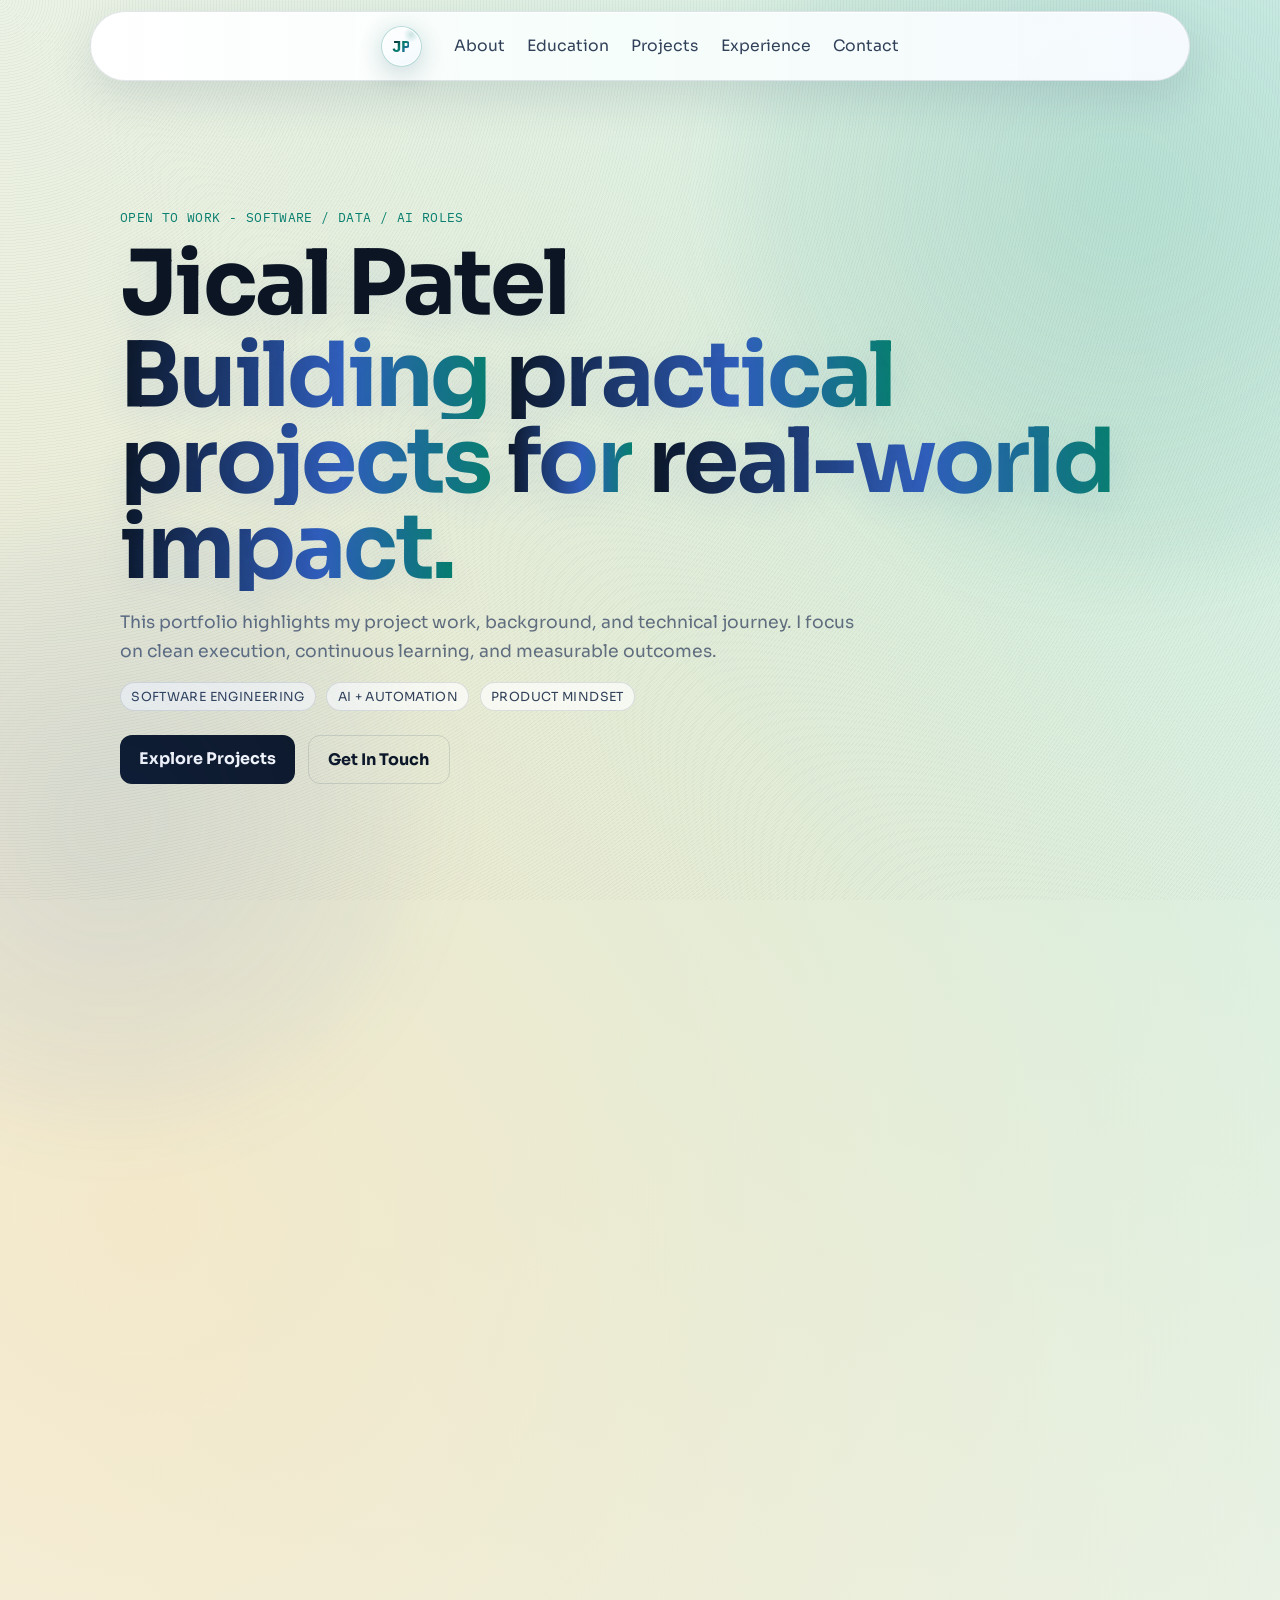
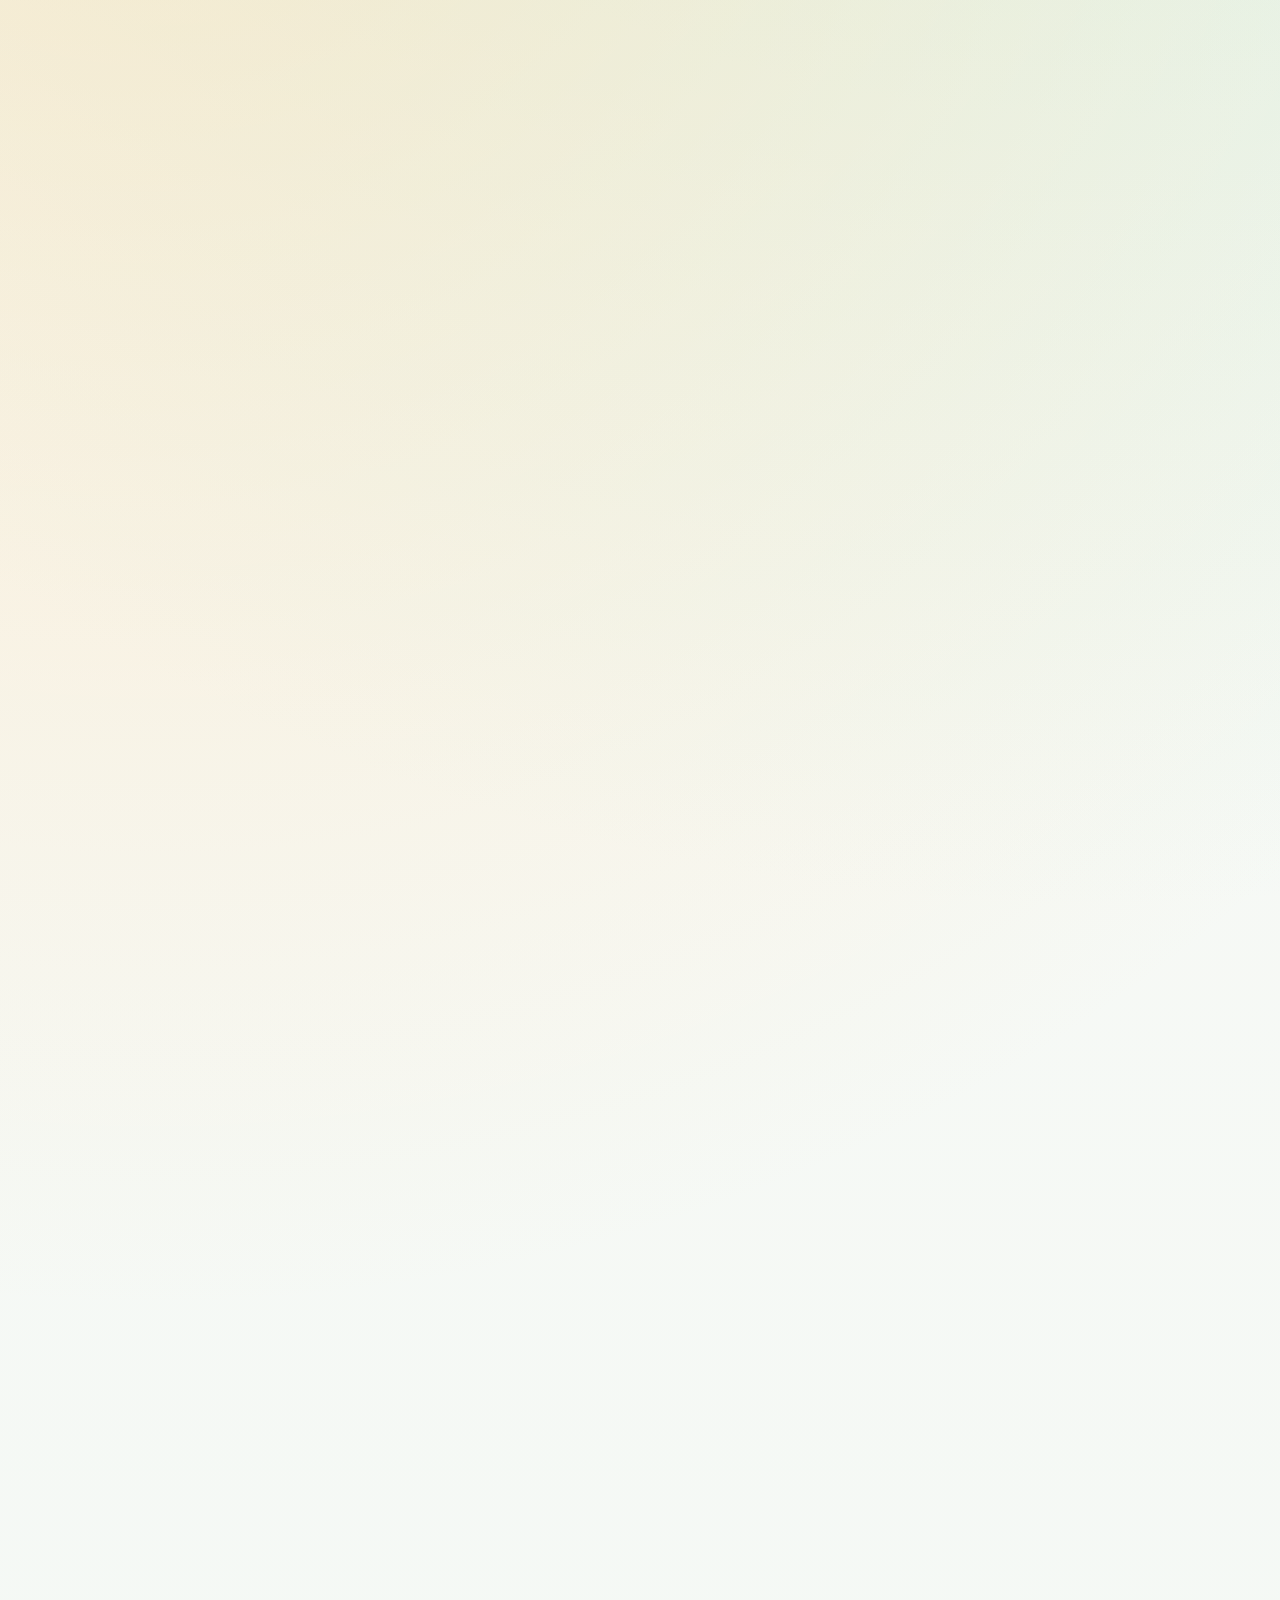
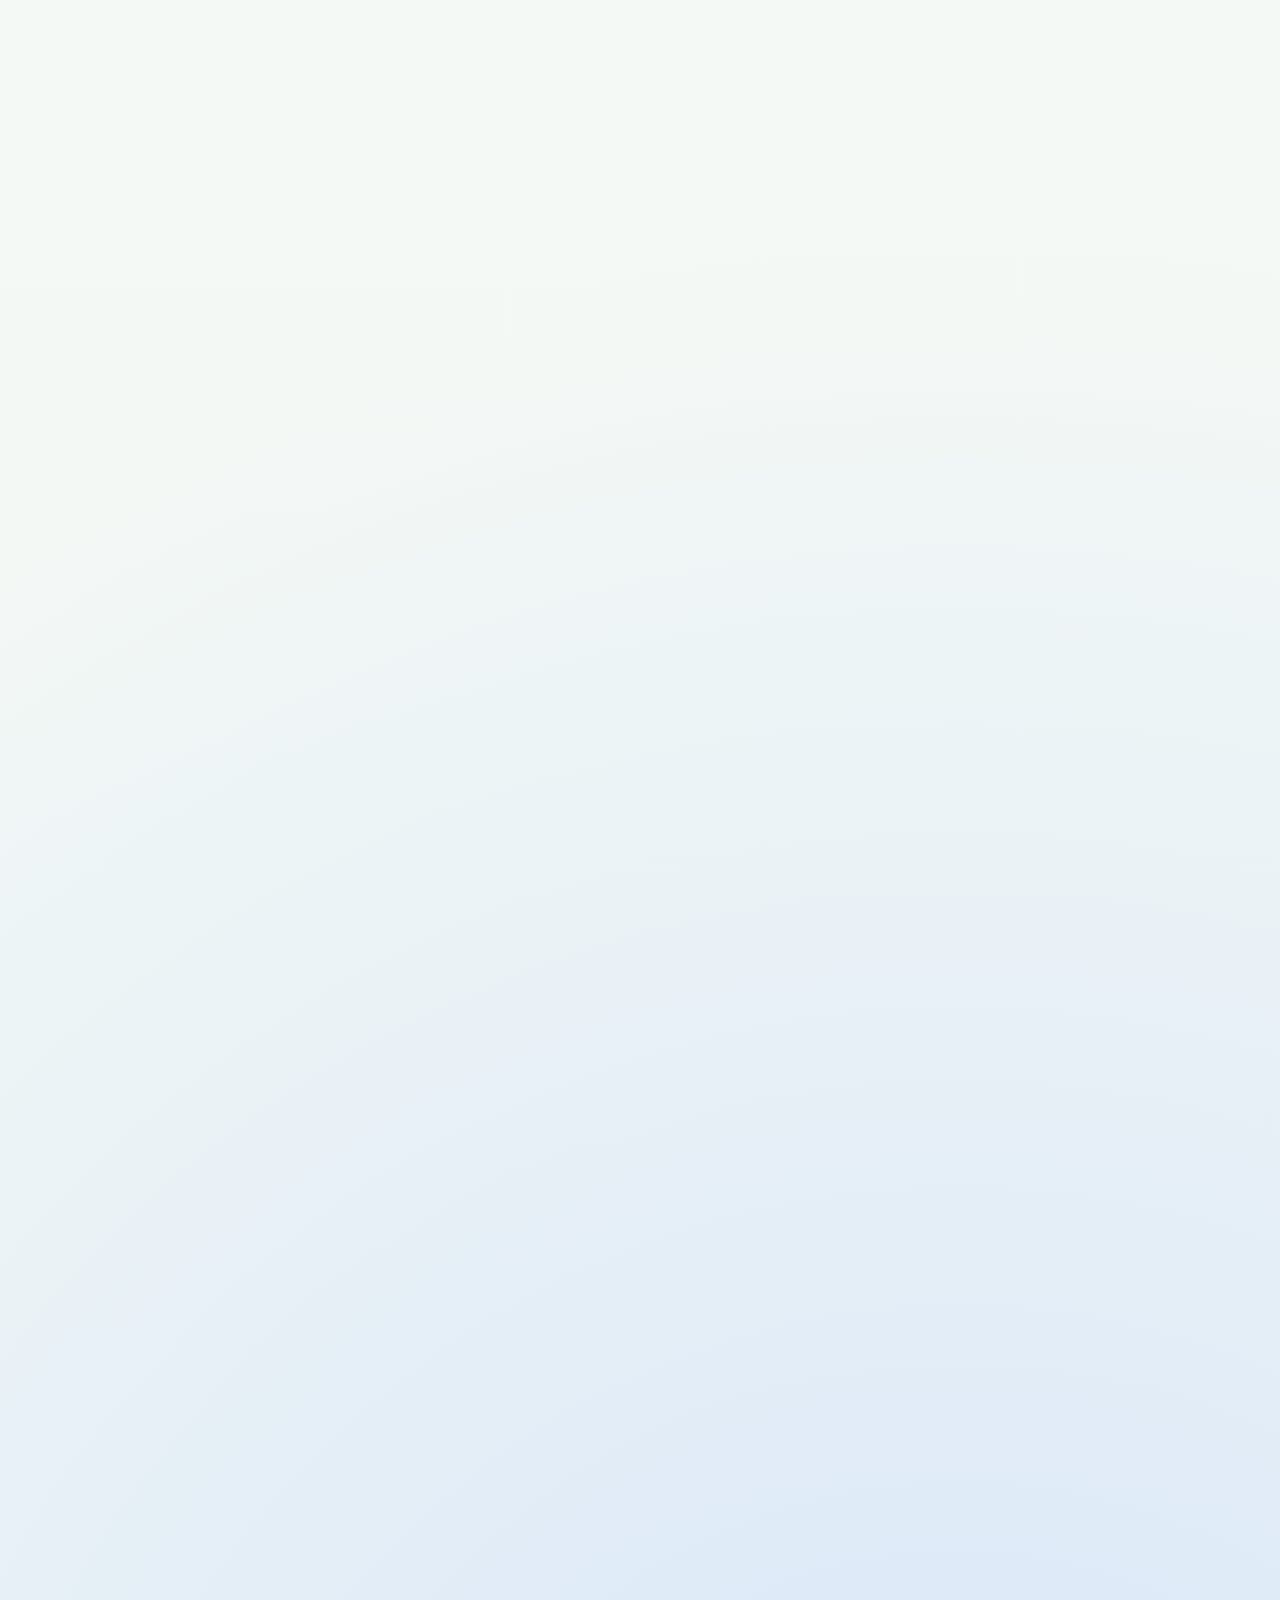
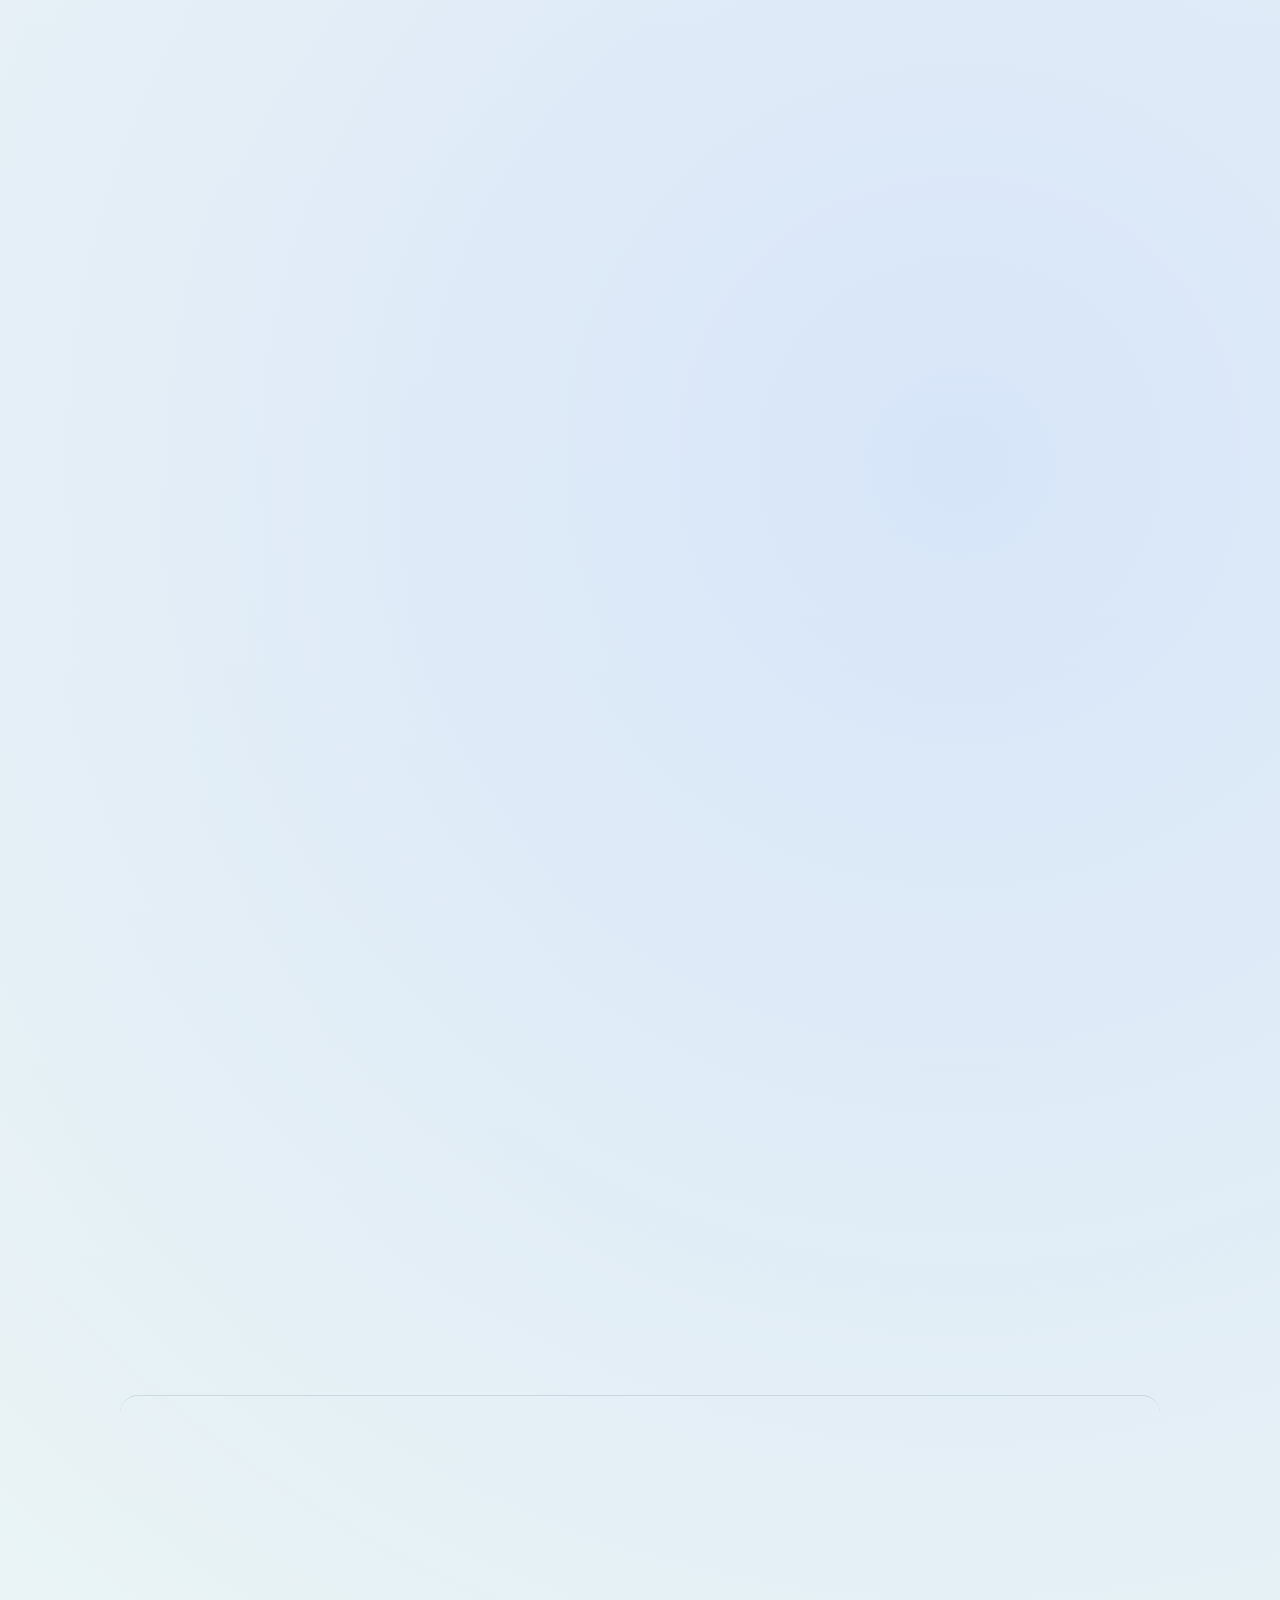
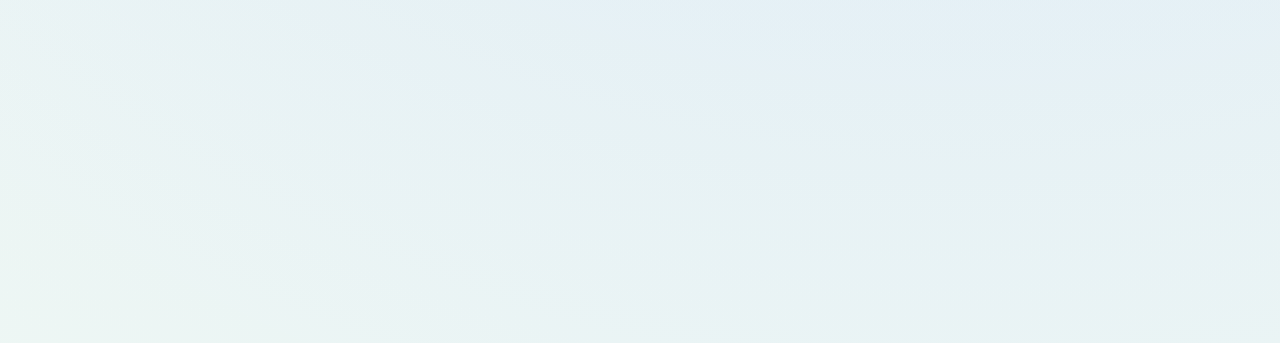
<file: index.html>
<!DOCTYPE html>
<html lang="en">
  <head>
    <meta charset="UTF-8" />
    <meta name="viewport" content="width=device-width, initial-scale=1.0" />
    <title>Jical Patel | Portfolio</title>
    <meta
      name="description"
      content="Portfolio website for Jical Patel featuring projects, experience, and contact details."
    />
    <link rel="icon" type="image/svg+xml" href="assets/jp-logo.svg" />
    <link rel="apple-touch-icon" href="assets/jp-logo.svg" />
    <link rel="preconnect" href="https://fonts.googleapis.com" />
    <link rel="preconnect" href="https://fonts.gstatic.com" crossorigin />
    <link
      href="https://fonts.googleapis.com/css2?family=Sora:wght@400;600;700&family=IBM+Plex+Mono:wght@400;500&display=swap"
      rel="stylesheet"
    />
    <link
      href="https://fonts.googleapis.com/css2?family=Orbitron:wght@600;700&display=swap"
      rel="stylesheet"
    />
    <link rel="stylesheet" href="styles.css?v=20260606-light-theme" />
  </head>
  <body>
    <div class="scroll-progress" id="scroll-progress"></div>
    <div class="grain"></div>
    <button class="compact-jp" id="compact-jp" aria-label="Open menu">JP</button>
    <header class="site-header">
      <a class="logo" href="#top" aria-label="Jical Patel home">
        <span>JP</span>
      </a>
      <nav>
        <a href="#about">About</a>
        <a href="#education">Education</a>
        <a href="#projects">Projects</a>
        <a href="#experience">Experience</a>
        <a href="#contact">Contact</a>
      </nav>
    </header>

    <main id="top">
      <section class="hero section">
        <p class="mono">OPEN TO WORK - SOFTWARE / DATA / AI ROLES</p>
        <h1 class="hero-title">
          <span class="hero-name" data-animate="words">Jical Patel</span>
          <span class="hero-subtitle" data-animate="words">Building practical projects for real-world impact.</span>
        </h1>
        <p class="lead">
          This portfolio highlights my project work, background, and technical journey.
          I focus on clean execution, continuous learning, and measurable outcomes.
        </p>
        <div class="hero-metrics">
          <span>Software Engineering</span>
          <span>AI + Automation</span>
          <span>Product Mindset</span>
        </div>
        <div class="cta-row">
          <a class="btn" href="#projects">Explore Projects</a>
          <a class="btn ghost" href="#contact">Get In Touch</a>
        </div>
      </section>

      <section id="about" class="section split">
        <div>
          <p class="mono">ABOUT</p>
          <div class="section-bar"></div>
          <h2 id="about-title">Loading...</h2>
          <div id="about-paragraphs"></div>
          <p id="about-closing"></p>
        </div>
        <div class="card">
          <p class="mono" id="about-focus-title">CURRENT FOCUS</p>
          <ul id="about-focus-list"></ul>
          <p id="about-impact" class="about-impact"></p>
          <div id="about-tags" class="about-tags"></div>
        </div>
      </section>

      <section id="education" class="section">
        <p class="mono">EDUCATION</p>
        <div class="section-bar"></div>
        <h2>Studies & Foundation</h2>
        <div class="timeline education-timeline" id="education-timeline"></div>
      </section>

      <section id="projects" class="section">
        <p class="mono">PROJECTS</p>
        <div class="section-bar"></div>
        <h2>Selected Work</h2>
        <div class="project-grid" id="projects-grid"></div>
      </section>

      <section id="experience" class="section">
        <p class="mono">EXPERIENCE</p>
        <div class="section-bar"></div>
        <h2>Background Timeline</h2>
        <div class="timeline" id="experience-timeline"></div>
      </section>

      <section id="contact" class="section contact">
        <p class="mono">CONTACT</p>
        <div class="section-bar"></div>
        <h2>Let's connect.</h2>
        <div class="contact-grid">
          <p>Email: <a id="contact-email" href="#">Loading...</a></p>
          <p>LinkedIn: <a id="contact-linkedin" href="#" target="_blank" rel="noreferrer">Loading...</a></p>
          <p>Phone: <a id="contact-phone" href="#">Loading...</a></p>
        </div>
      </section>
    </main>

    <footer>
      <div class="footer-top">
        <p class="mono" id="footer-eyebrow">READY TO BUILD</p>
        <h2 id="footer-title">Let's create something meaningful together.</h2>
        <a class="btn" id="footer-cta" href="#contact">Start a Conversation</a>
      </div>
      <div class="footer-bottom">
        <div class="footer-grid">
          <div class="footer-brand">
            <h3 id="footer-brand-name">Jical Patel</h3>
            <p id="footer-brand-role">Software Developer</p>
          </div>
          <div class="footer-links" id="footer-quick-links"></div>
          <div class="footer-links" id="footer-social-links"></div>
        </div>
        <p id="footer-copyright">© 2026 Jical Patel. Built with care and detail.</p>
        <div class="counter-wrap">
          <p class="counter-line">
            Visits
            <span id="visit-count" class="digital-count">0000</span>
          </p>
          <p class="counter-line">
            Clicks
            <span id="click-count" class="digital-count">0000</span>
          </p>
        </div>
      </div>
    </footer>

    <div class="chatbot-shell" id="chatbot-shell" aria-hidden="true">
      <div class="chatbot-backdrop" data-chat-close></div>
      <section class="chatbot-panel" role="dialog" aria-modal="true" aria-labelledby="chatbot-title">
        <div class="chatbot-head">
          <div>
            <p class="mono">JICAL'S ASSISTANT</p>
            <h2 id="chatbot-title">Ask about my work.</h2>
          </div>
          <button class="chatbot-close" type="button" data-chat-close aria-label="Close chatbot">Close</button>
        </div>
        <div class="chatbot-messages" id="chatbot-messages">
          <div class="chat-message bot">
            <p>Hi, I am Jical's portfolio assistant. Ask me about projects, experience, education, skills, resume, or contact.</p>
          </div>
        </div>
        <div class="chatbot-suggestions" aria-label="Suggested questions">
          <button type="button" data-chat-suggestion="Tell me about Jical's projects">Projects</button>
          <button type="button" data-chat-suggestion="What experience does Jical have?">Experience</button>
          <button type="button" data-chat-suggestion="Why should we hire Jical?">Why Hire</button>
          <button type="button" data-chat-suggestion="What skills does Jical have?">Skills</button>
          <button type="button" data-chat-suggestion="How can I contact Jical?">Contact</button>
        </div>
        <form class="chatbot-form" id="chatbot-form">
          <input
            id="chatbot-input"
            type="text"
            autocomplete="off"
            placeholder="Ask something about Jical..."
            aria-label="Ask the chatbot"
          />
          <button type="submit">Send</button>
        </form>
      </section>
    </div>

    <script src="script.js?v=20260606-counter-rest" defer></script>
  </body>
</html>
</file>
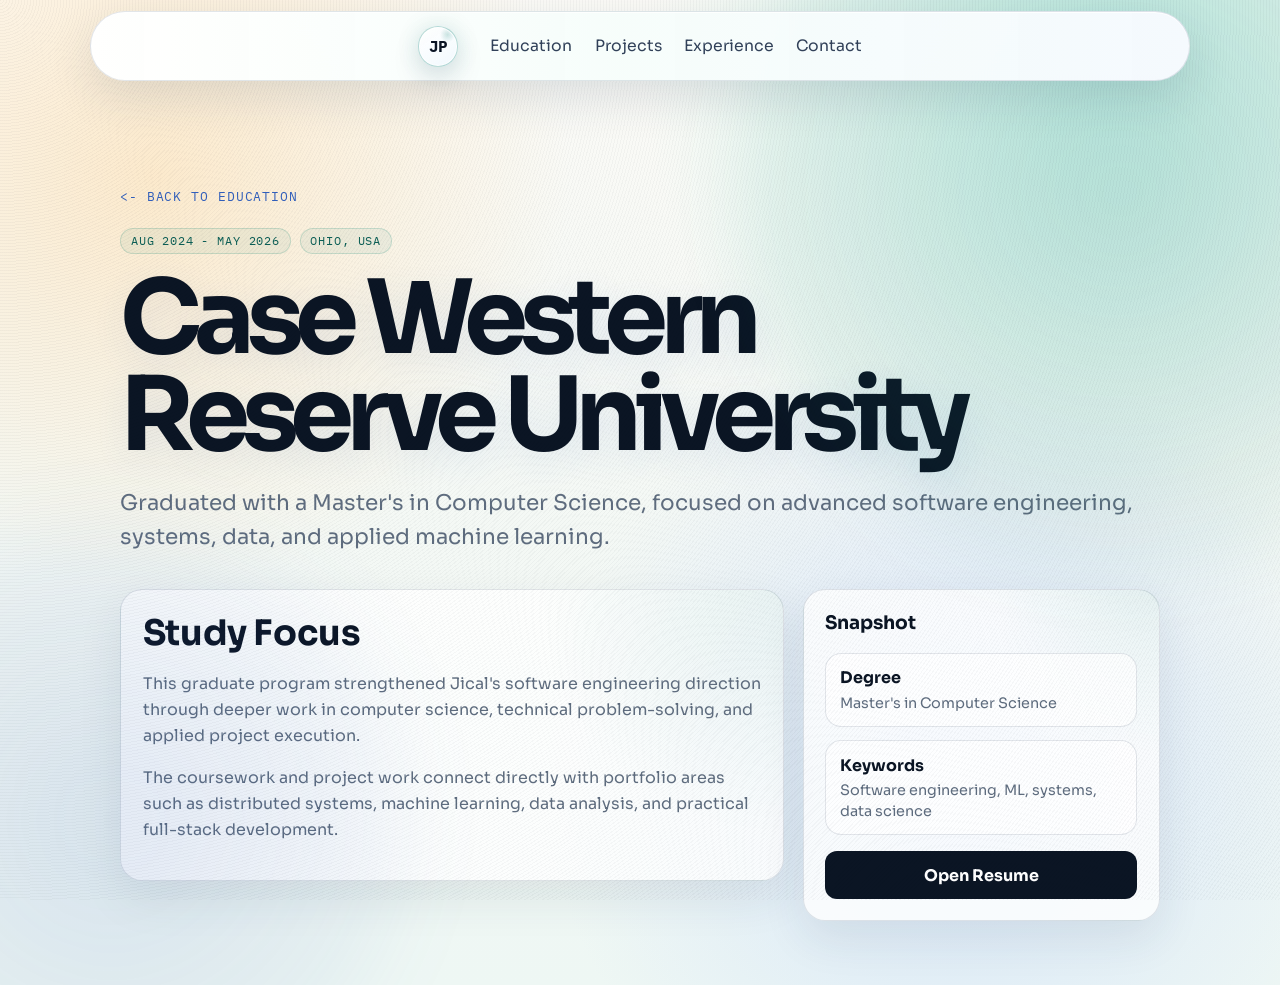
<file: education/case-western-ms.html>
<!DOCTYPE html>
<html lang="en">
<head><meta charset="UTF-8" /><meta name="viewport" content="width=device-width, initial-scale=1.0" /><title>Case Western Reserve University | Jical Patel</title><link rel="preconnect" href="https://fonts.googleapis.com" /><link rel="preconnect" href="https://fonts.gstatic.com" crossorigin /><link href="https://fonts.googleapis.com/css2?family=Sora:wght@400;600;700&family=IBM+Plex+Mono:wght@400;500&display=swap" rel="stylesheet" /><link rel="stylesheet" href="../styles.css" /></head>
<body class="detail-page"><div class="grain"></div><header class="site-header"><a class="logo" href="../index.html#top">JP</a><nav><a href="../index.html#education">Education</a><a href="../index.html#projects">Projects</a><a href="../index.html#experience">Experience</a><a href="../index.html#contact">Contact</a></nav></header><main><section class="detail-hero"><a class="back-link" href="../index.html#education"><- Back to education</a><div class="detail-kicker"><span>Aug 2024 - May 2026</span><span>Ohio, USA</span></div><h1>Case Western Reserve University</h1><p class="detail-lead">Graduated with a Master's in Computer Science, focused on advanced software engineering, systems, data, and applied machine learning.</p></section><section class="detail-layout"><article class="detail-panel"><h2>Study Focus</h2><p>This graduate program strengthened Jical's software engineering direction through deeper work in computer science, technical problem-solving, and applied project execution.</p><p>The coursework and project work connect directly with portfolio areas such as distributed systems, machine learning, data analysis, and practical full-stack development.</p></article><aside class="detail-panel"><h3>Snapshot</h3><div class="stat-grid"><div class="stat"><strong>Degree</strong><span>Master's in Computer Science</span></div><div class="stat"><strong>Keywords</strong><span>Software engineering, ML, systems, data science</span></div></div><div class="detail-actions"><a class="btn" href="../assets/Jical_Resume.pdf">Open Resume</a></div></aside></section></main></body>
</html>
</file>
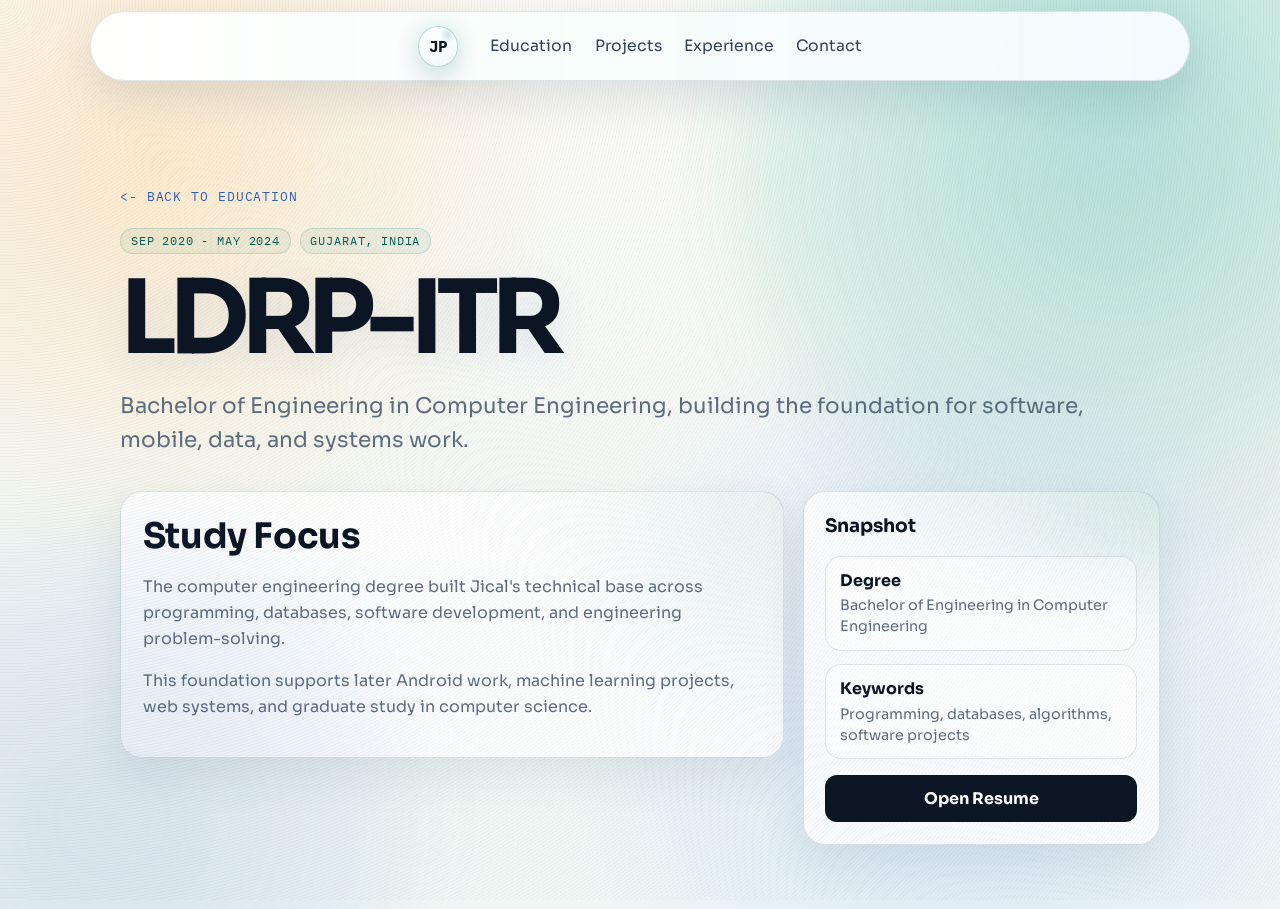
<file: education/ldrp-computer-engineering.html>
<!DOCTYPE html>
<html lang="en">
<head><meta charset="UTF-8" /><meta name="viewport" content="width=device-width, initial-scale=1.0" /><title>LDRP-ITR | Jical Patel</title><link rel="preconnect" href="https://fonts.googleapis.com" /><link rel="preconnect" href="https://fonts.gstatic.com" crossorigin /><link href="https://fonts.googleapis.com/css2?family=Sora:wght@400;600;700&family=IBM+Plex+Mono:wght@400;500&display=swap" rel="stylesheet" /><link rel="stylesheet" href="../styles.css" /></head>
<body class="detail-page"><div class="grain"></div><header class="site-header"><a class="logo" href="../index.html#top">JP</a><nav><a href="../index.html#education">Education</a><a href="../index.html#projects">Projects</a><a href="../index.html#experience">Experience</a><a href="../index.html#contact">Contact</a></nav></header><main><section class="detail-hero"><a class="back-link" href="../index.html#education"><- Back to education</a><div class="detail-kicker"><span>Sep 2020 - May 2024</span><span>Gujarat, India</span></div><h1>LDRP-ITR</h1><p class="detail-lead">Bachelor of Engineering in Computer Engineering, building the foundation for software, mobile, data, and systems work.</p></section><section class="detail-layout"><article class="detail-panel"><h2>Study Focus</h2><p>The computer engineering degree built Jical's technical base across programming, databases, software development, and engineering problem-solving.</p><p>This foundation supports later Android work, machine learning projects, web systems, and graduate study in computer science.</p></article><aside class="detail-panel"><h3>Snapshot</h3><div class="stat-grid"><div class="stat"><strong>Degree</strong><span>Bachelor of Engineering in Computer Engineering</span></div><div class="stat"><strong>Keywords</strong><span>Programming, databases, algorithms, software projects</span></div></div><div class="detail-actions"><a class="btn" href="../assets/Jical_Resume.pdf">Open Resume</a></div></aside></section></main></body>
</html>
</file>
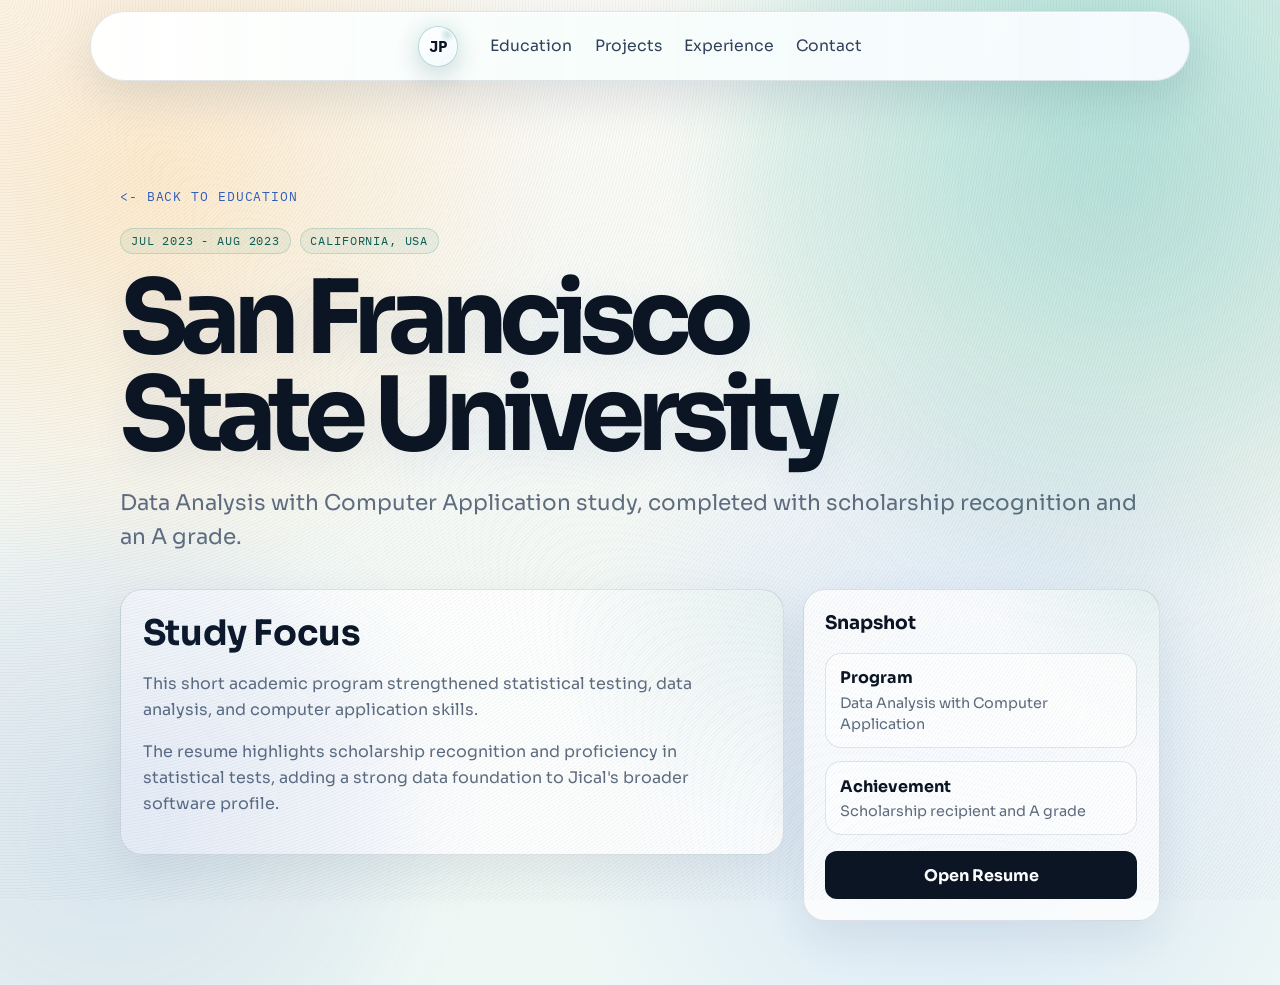
<file: education/san-francisco-state-data-analysis.html>
<!DOCTYPE html>
<html lang="en">
<head><meta charset="UTF-8" /><meta name="viewport" content="width=device-width, initial-scale=1.0" /><title>San Francisco State University | Jical Patel</title><link rel="preconnect" href="https://fonts.googleapis.com" /><link rel="preconnect" href="https://fonts.gstatic.com" crossorigin /><link href="https://fonts.googleapis.com/css2?family=Sora:wght@400;600;700&family=IBM+Plex+Mono:wght@400;500&display=swap" rel="stylesheet" /><link rel="stylesheet" href="../styles.css" /></head>
<body class="detail-page"><div class="grain"></div><header class="site-header"><a class="logo" href="../index.html#top">JP</a><nav><a href="../index.html#education">Education</a><a href="../index.html#projects">Projects</a><a href="../index.html#experience">Experience</a><a href="../index.html#contact">Contact</a></nav></header><main><section class="detail-hero"><a class="back-link" href="../index.html#education"><- Back to education</a><div class="detail-kicker"><span>Jul 2023 - Aug 2023</span><span>California, USA</span></div><h1>San Francisco State University</h1><p class="detail-lead">Data Analysis with Computer Application study, completed with scholarship recognition and an A grade.</p></section><section class="detail-layout"><article class="detail-panel"><h2>Study Focus</h2><p>This short academic program strengthened statistical testing, data analysis, and computer application skills.</p><p>The resume highlights scholarship recognition and proficiency in statistical tests, adding a strong data foundation to Jical's broader software profile.</p></article><aside class="detail-panel"><h3>Snapshot</h3><div class="stat-grid"><div class="stat"><strong>Program</strong><span>Data Analysis with Computer Application</span></div><div class="stat"><strong>Achievement</strong><span>Scholarship recipient and A grade</span></div></div><div class="detail-actions"><a class="btn" href="../assets/Jical_Resume.pdf">Open Resume</a></div></aside></section></main></body>
</html>
</file>
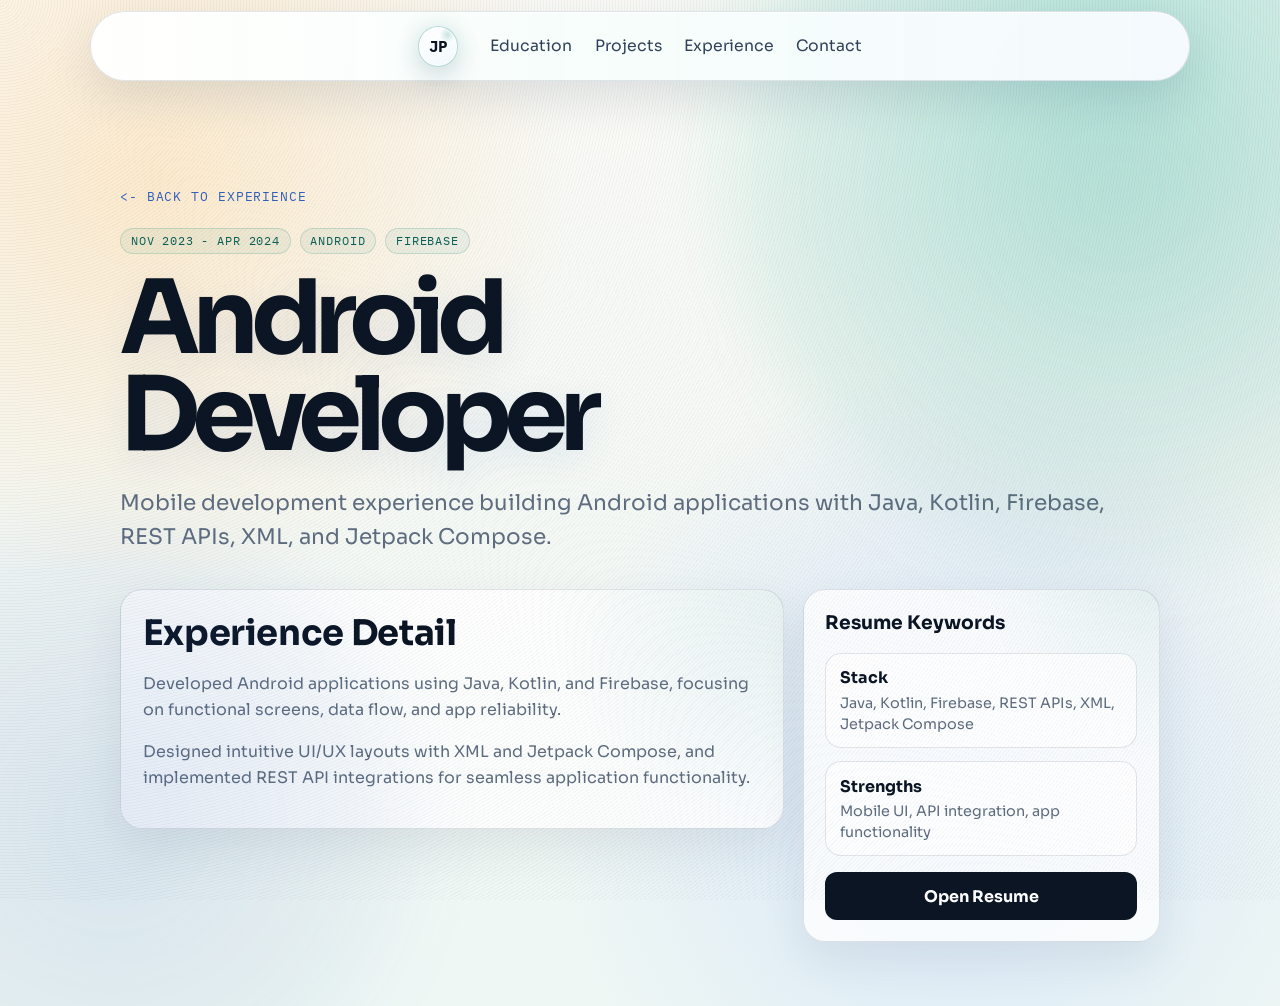
<file: experience/android-developer-tops.html>
<!DOCTYPE html>
<html lang="en">
<head><meta charset="UTF-8" /><meta name="viewport" content="width=device-width, initial-scale=1.0" /><title>Android Developer | Jical Patel</title><link rel="preconnect" href="https://fonts.googleapis.com" /><link rel="preconnect" href="https://fonts.gstatic.com" crossorigin /><link href="https://fonts.googleapis.com/css2?family=Sora:wght@400;600;700&family=IBM+Plex+Mono:wght@400;500&display=swap" rel="stylesheet" /><link rel="stylesheet" href="../styles.css" /></head>
<body class="detail-page"><div class="grain"></div><header class="site-header"><a class="logo" href="../index.html#top">JP</a><nav><a href="../index.html#education">Education</a><a href="../index.html#projects">Projects</a><a href="../index.html#experience">Experience</a><a href="../index.html#contact">Contact</a></nav></header><main><section class="detail-hero"><a class="back-link" href="../index.html#experience"><- Back to experience</a><div class="detail-kicker"><span>Nov 2023 - Apr 2024</span><span>Android</span><span>Firebase</span></div><h1>Android Developer</h1><p class="detail-lead">Mobile development experience building Android applications with Java, Kotlin, Firebase, REST APIs, XML, and Jetpack Compose.</p></section><section class="detail-layout"><article class="detail-panel"><h2>Experience Detail</h2><p>Developed Android applications using Java, Kotlin, and Firebase, focusing on functional screens, data flow, and app reliability.</p><p>Designed intuitive UI/UX layouts with XML and Jetpack Compose, and implemented REST API integrations for seamless application functionality.</p></article><aside class="detail-panel"><h3>Resume Keywords</h3><div class="stat-grid"><div class="stat"><strong>Stack</strong><span>Java, Kotlin, Firebase, REST APIs, XML, Jetpack Compose</span></div><div class="stat"><strong>Strengths</strong><span>Mobile UI, API integration, app functionality</span></div></div><div class="detail-actions"><a class="btn" href="../assets/Jical_Resume.pdf">Open Resume</a></div></aside></section></main></body>
</html>
</file>
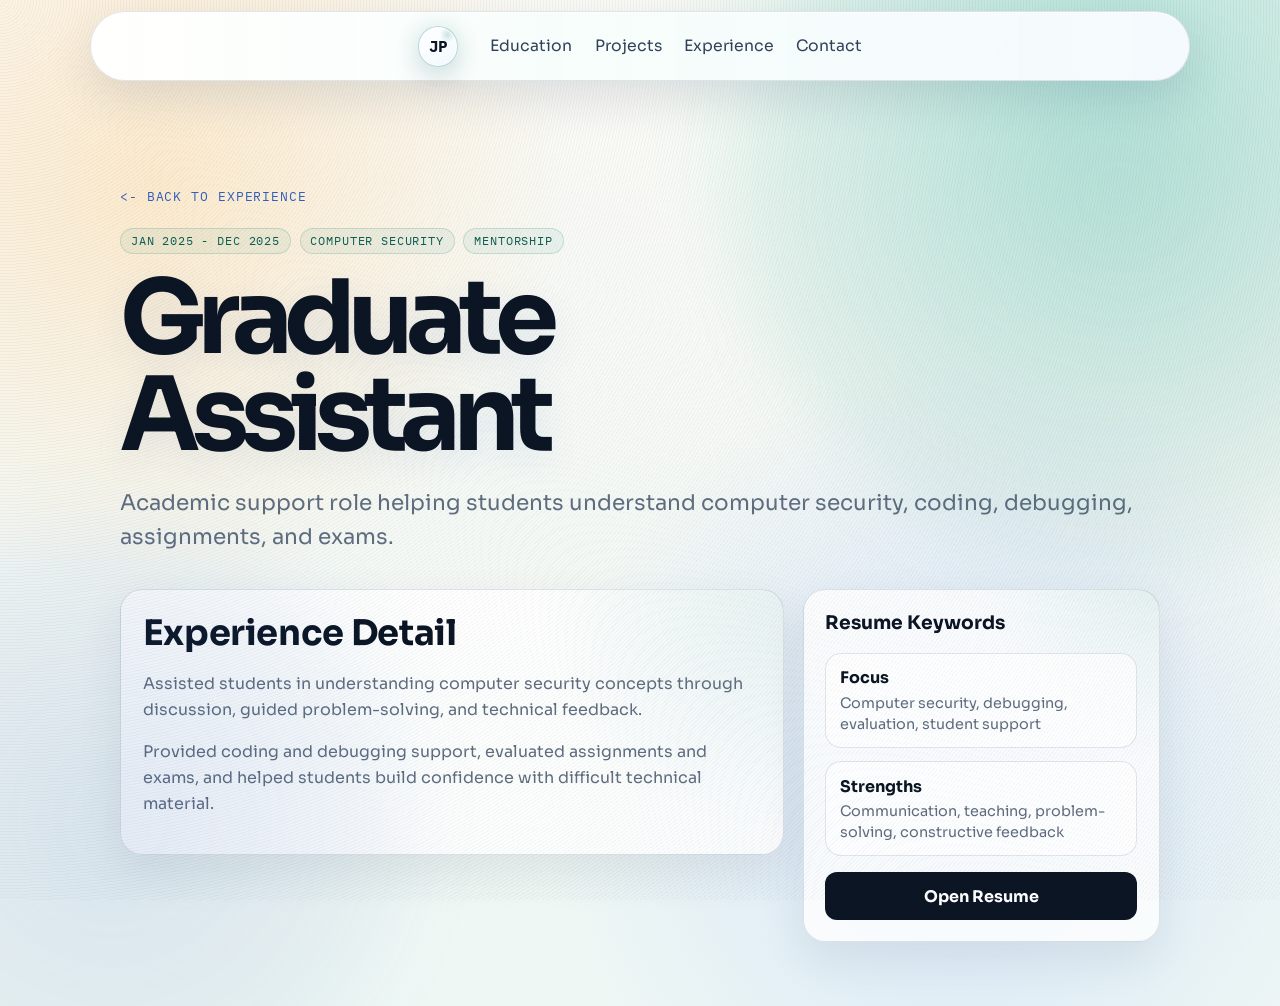
<file: experience/graduate-assistant-cwru.html>
<!DOCTYPE html>
<html lang="en">
<head><meta charset="UTF-8" /><meta name="viewport" content="width=device-width, initial-scale=1.0" /><title>Graduate Assistant | Jical Patel</title><link rel="preconnect" href="https://fonts.googleapis.com" /><link rel="preconnect" href="https://fonts.gstatic.com" crossorigin /><link href="https://fonts.googleapis.com/css2?family=Sora:wght@400;600;700&family=IBM+Plex+Mono:wght@400;500&display=swap" rel="stylesheet" /><link rel="stylesheet" href="../styles.css" /></head>
<body class="detail-page"><div class="grain"></div><header class="site-header"><a class="logo" href="../index.html#top">JP</a><nav><a href="../index.html#education">Education</a><a href="../index.html#projects">Projects</a><a href="../index.html#experience">Experience</a><a href="../index.html#contact">Contact</a></nav></header><main><section class="detail-hero"><a class="back-link" href="../index.html#experience"><- Back to experience</a><div class="detail-kicker"><span>Jan 2025 - Dec 2025</span><span>Computer Security</span><span>Mentorship</span></div><h1>Graduate Assistant</h1><p class="detail-lead">Academic support role helping students understand computer security, coding, debugging, assignments, and exams.</p></section><section class="detail-layout"><article class="detail-panel"><h2>Experience Detail</h2><p>Assisted students in understanding computer security concepts through discussion, guided problem-solving, and technical feedback.</p><p>Provided coding and debugging support, evaluated assignments and exams, and helped students build confidence with difficult technical material.</p></article><aside class="detail-panel"><h3>Resume Keywords</h3><div class="stat-grid"><div class="stat"><strong>Focus</strong><span>Computer security, debugging, evaluation, student support</span></div><div class="stat"><strong>Strengths</strong><span>Communication, teaching, problem-solving, constructive feedback</span></div></div><div class="detail-actions"><a class="btn" href="../assets/Jical_Resume.pdf">Open Resume</a></div></aside></section></main></body>
</html>
</file>
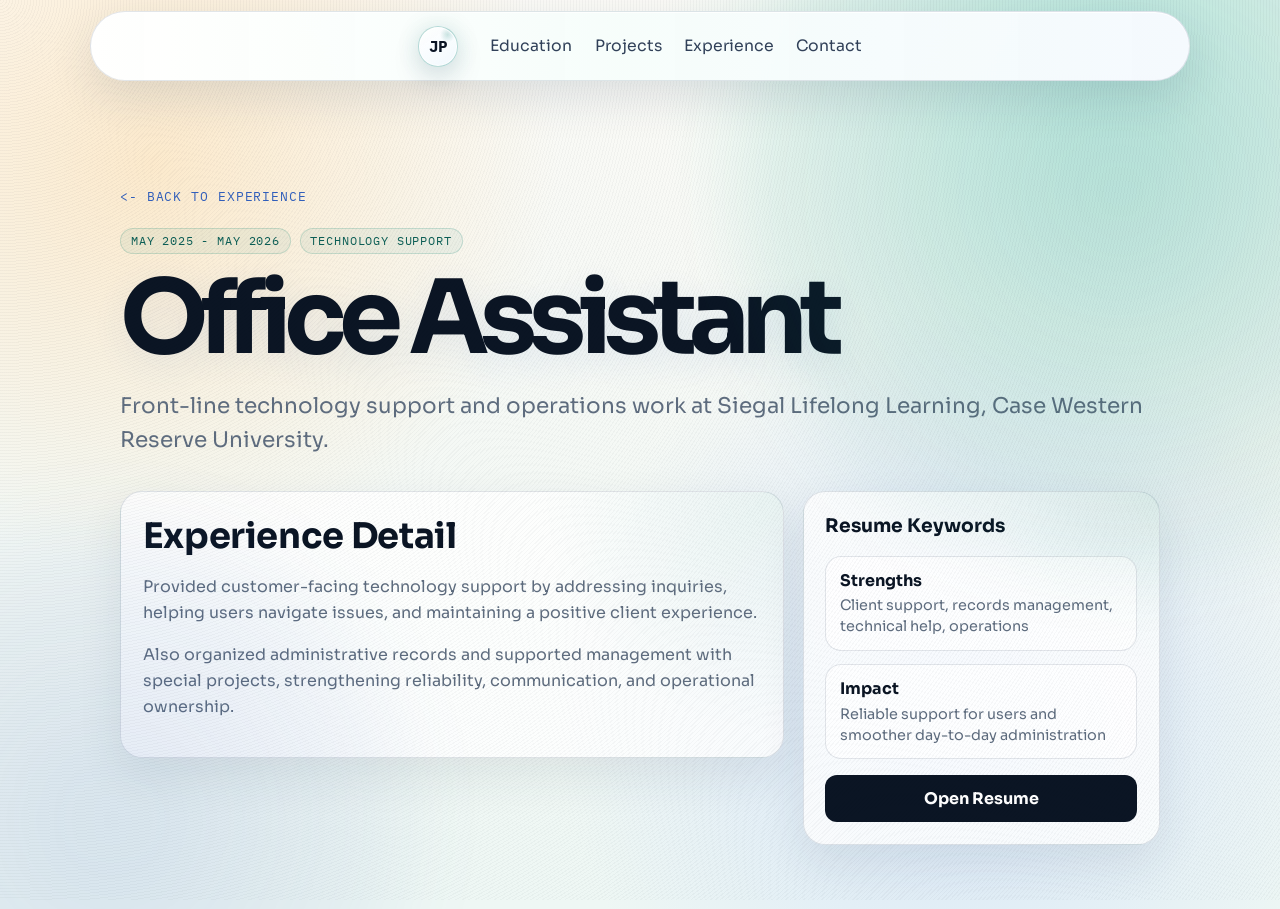
<file: experience/office-assistant-siegal.html>
<!DOCTYPE html>
<html lang="en">
<head><meta charset="UTF-8" /><meta name="viewport" content="width=device-width, initial-scale=1.0" /><title>Office Assistant | Jical Patel</title><link rel="preconnect" href="https://fonts.googleapis.com" /><link rel="preconnect" href="https://fonts.gstatic.com" crossorigin /><link href="https://fonts.googleapis.com/css2?family=Sora:wght@400;600;700&family=IBM+Plex+Mono:wght@400;500&display=swap" rel="stylesheet" /><link rel="stylesheet" href="../styles.css" /></head>
<body class="detail-page"><div class="grain"></div><header class="site-header"><a class="logo" href="../index.html#top">JP</a><nav><a href="../index.html#education">Education</a><a href="../index.html#projects">Projects</a><a href="../index.html#experience">Experience</a><a href="../index.html#contact">Contact</a></nav></header><main><section class="detail-hero"><a class="back-link" href="../index.html#experience"><- Back to experience</a><div class="detail-kicker"><span>May 2025 - May 2026</span><span>Technology Support</span></div><h1>Office Assistant</h1><p class="detail-lead">Front-line technology support and operations work at Siegal Lifelong Learning, Case Western Reserve University.</p></section><section class="detail-layout"><article class="detail-panel"><h2>Experience Detail</h2><p>Provided customer-facing technology support by addressing inquiries, helping users navigate issues, and maintaining a positive client experience.</p><p>Also organized administrative records and supported management with special projects, strengthening reliability, communication, and operational ownership.</p></article><aside class="detail-panel"><h3>Resume Keywords</h3><div class="stat-grid"><div class="stat"><strong>Strengths</strong><span>Client support, records management, technical help, operations</span></div><div class="stat"><strong>Impact</strong><span>Reliable support for users and smoother day-to-day administration</span></div></div><div class="detail-actions"><a class="btn" href="../assets/Jical_Resume.pdf">Open Resume</a></div></aside></section></main></body>
</html>
</file>
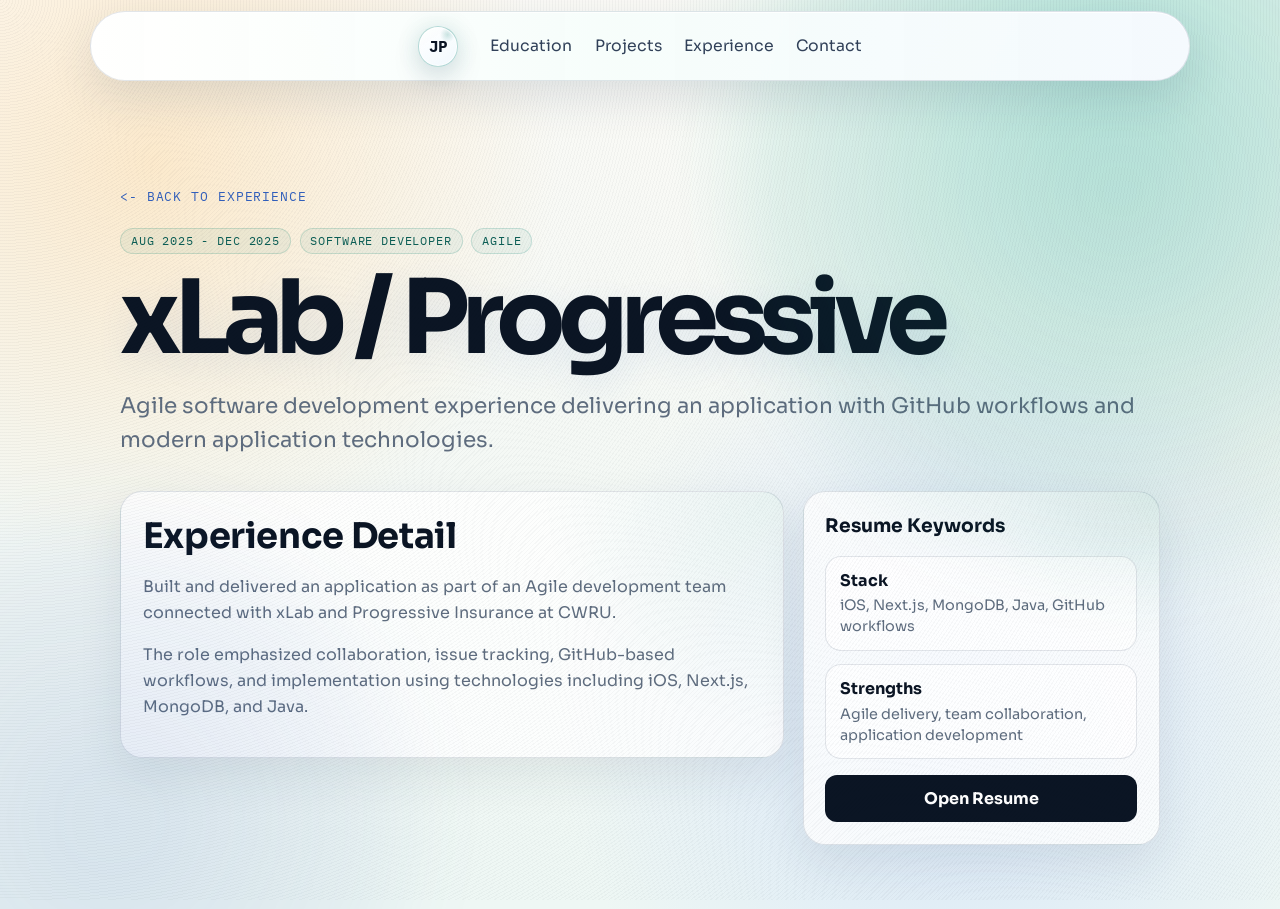
<file: experience/software-developer-xlab-progressive.html>
<!DOCTYPE html>
<html lang="en">
<head><meta charset="UTF-8" /><meta name="viewport" content="width=device-width, initial-scale=1.0" /><title>Software Developer xLab Progressive | Jical Patel</title><link rel="preconnect" href="https://fonts.googleapis.com" /><link rel="preconnect" href="https://fonts.gstatic.com" crossorigin /><link href="https://fonts.googleapis.com/css2?family=Sora:wght@400;600;700&family=IBM+Plex+Mono:wght@400;500&display=swap" rel="stylesheet" /><link rel="stylesheet" href="../styles.css" /></head>
<body class="detail-page"><div class="grain"></div><header class="site-header"><a class="logo" href="../index.html#top">JP</a><nav><a href="../index.html#education">Education</a><a href="../index.html#projects">Projects</a><a href="../index.html#experience">Experience</a><a href="../index.html#contact">Contact</a></nav></header><main><section class="detail-hero"><a class="back-link" href="../index.html#experience"><- Back to experience</a><div class="detail-kicker"><span>Aug 2025 - Dec 2025</span><span>Software Developer</span><span>Agile</span></div><h1>xLab / Progressive</h1><p class="detail-lead">Agile software development experience delivering an application with GitHub workflows and modern application technologies.</p></section><section class="detail-layout"><article class="detail-panel"><h2>Experience Detail</h2><p>Built and delivered an application as part of an Agile development team connected with xLab and Progressive Insurance at CWRU.</p><p>The role emphasized collaboration, issue tracking, GitHub-based workflows, and implementation using technologies including iOS, Next.js, MongoDB, and Java.</p></article><aside class="detail-panel"><h3>Resume Keywords</h3><div class="stat-grid"><div class="stat"><strong>Stack</strong><span>iOS, Next.js, MongoDB, Java, GitHub workflows</span></div><div class="stat"><strong>Strengths</strong><span>Agile delivery, team collaboration, application development</span></div></div><div class="detail-actions"><a class="btn" href="../assets/Jical_Resume.pdf">Open Resume</a></div></aside></section></main></body>
</html>
</file>
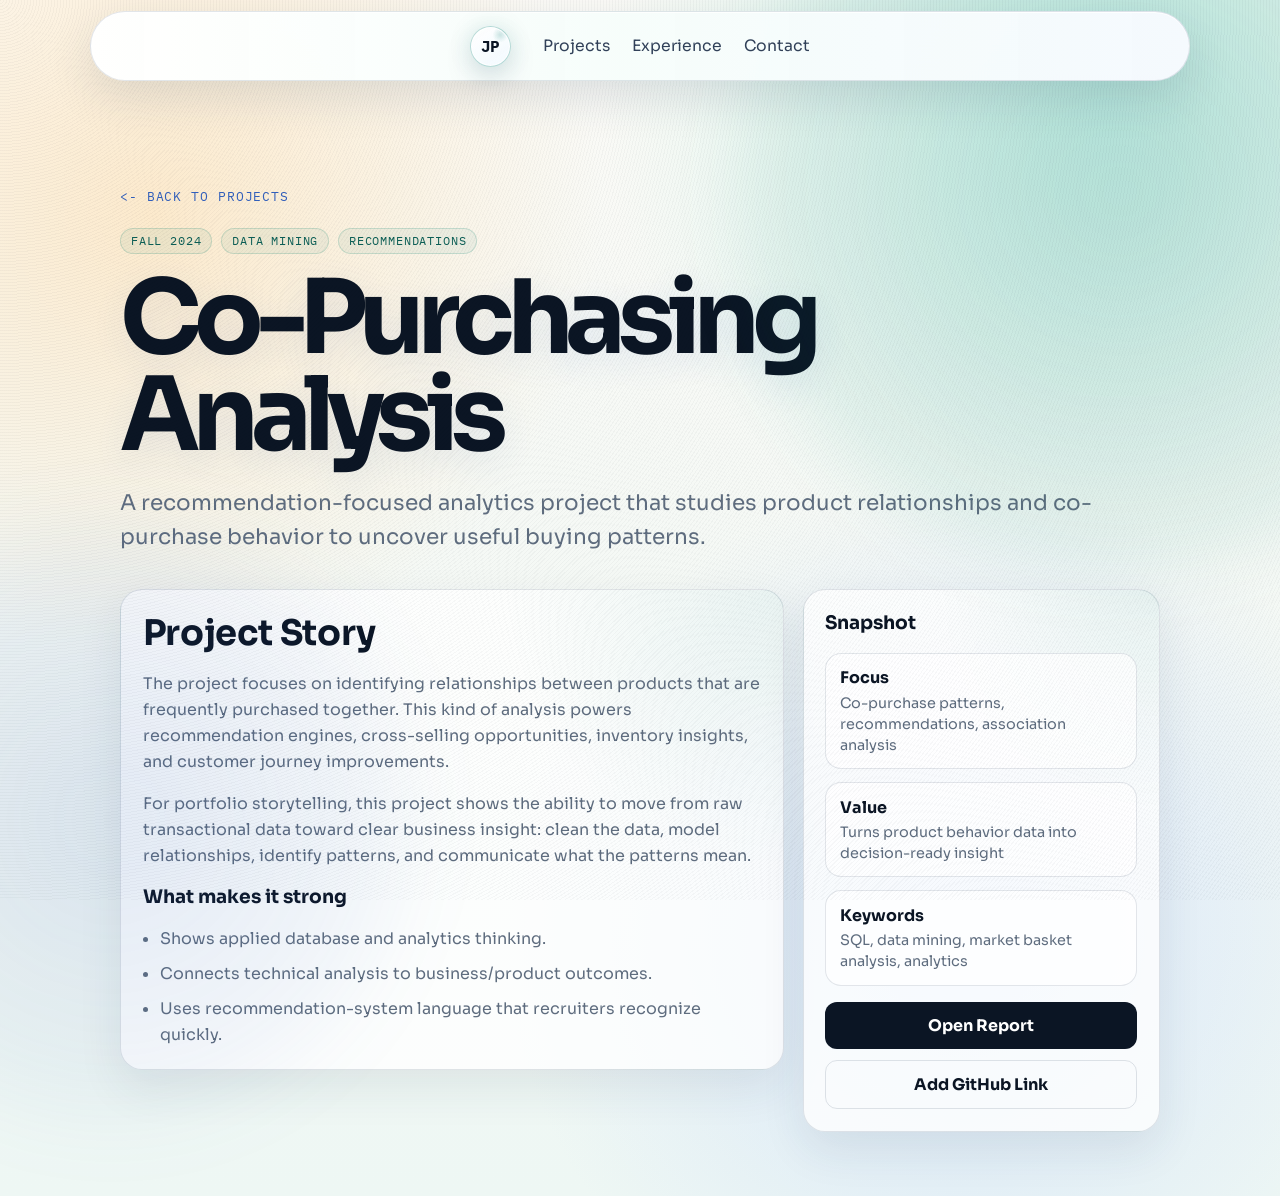
<file: projects/co-purchasing-recommendation.html>
<!DOCTYPE html>
<html lang="en">
<head>
<meta charset="UTF-8" />
<meta name="viewport" content="width=device-width, initial-scale=1.0" />
<title>Co-Purchasing Recommendation | Jical Patel</title>
<link rel="preconnect" href="https://fonts.googleapis.com" />
<link rel="preconnect" href="https://fonts.gstatic.com" crossorigin />
<link href="https://fonts.googleapis.com/css2?family=Sora:wght@400;600;700&family=IBM+Plex+Mono:wght@400;500&display=swap" rel="stylesheet" />
<link rel="stylesheet" href="../styles.css" />
</head>
<body class="detail-page">
<div class="grain">
</div>
<header class="site-header">
<a class="logo" href="../index.html#top">JP</a>
<nav>
<a href="../index.html#projects">Projects</a>
<a href="../index.html#experience">Experience</a>
<a href="../index.html#contact">Contact</a>
</nav>
</header>
<main>
<section class="detail-hero">
<a class="back-link" href="../index.html#projects">
<- Back to projects</a>
<div class="detail-kicker">
<span>Fall 2024</span>
<span>Data Mining</span>
<span>Recommendations</span>
</div>
<h1>Co-Purchasing Analysis</h1>
<p class="detail-lead">A recommendation-focused analytics project that studies product relationships and co-purchase behavior to uncover useful buying patterns.</p>
</section>
<section class="detail-layout">
<article class="detail-panel">
<h2>Project Story</h2>
<p>The project focuses on identifying relationships between products that are frequently purchased together. This kind of analysis powers recommendation engines, cross-selling opportunities, inventory insights, and customer journey improvements.</p>
<p>For portfolio storytelling, this project shows the ability to move from raw transactional data toward clear business insight: clean the data, model relationships, identify patterns, and communicate what the patterns mean.</p>
<h3>What makes it strong</h3>
<ul>
<li>Shows applied database and analytics thinking.</li>
<li>Connects technical analysis to business/product outcomes.</li>
<li>Uses recommendation-system language that recruiters recognize quickly.</li>
</ul>
</article>
<aside class="detail-panel">
<h3>Snapshot</h3>
<div class="stat-grid">
<div class="stat">
<strong>Focus</strong>
<span>Co-purchase patterns, recommendations, association analysis</span>
</div>
<div class="stat">
<strong>Value</strong>
<span>Turns product behavior data into decision-ready insight</span>
</div>
<div class="stat">
<strong>Keywords</strong>
<span>SQL, data mining, market basket analysis, analytics</span>
</div>
</div>
<div class="detail-actions">
<a class="btn" href="../assets/reports/co-purchasing-analysis-fall-2024.pdf">Open Report</a>
<a class="btn ghost" href="https://github.com/" target="_blank" rel="noreferrer">Add GitHub Link</a>
</div>
</aside>
</section>
</main>
</body>
</html>
</file>
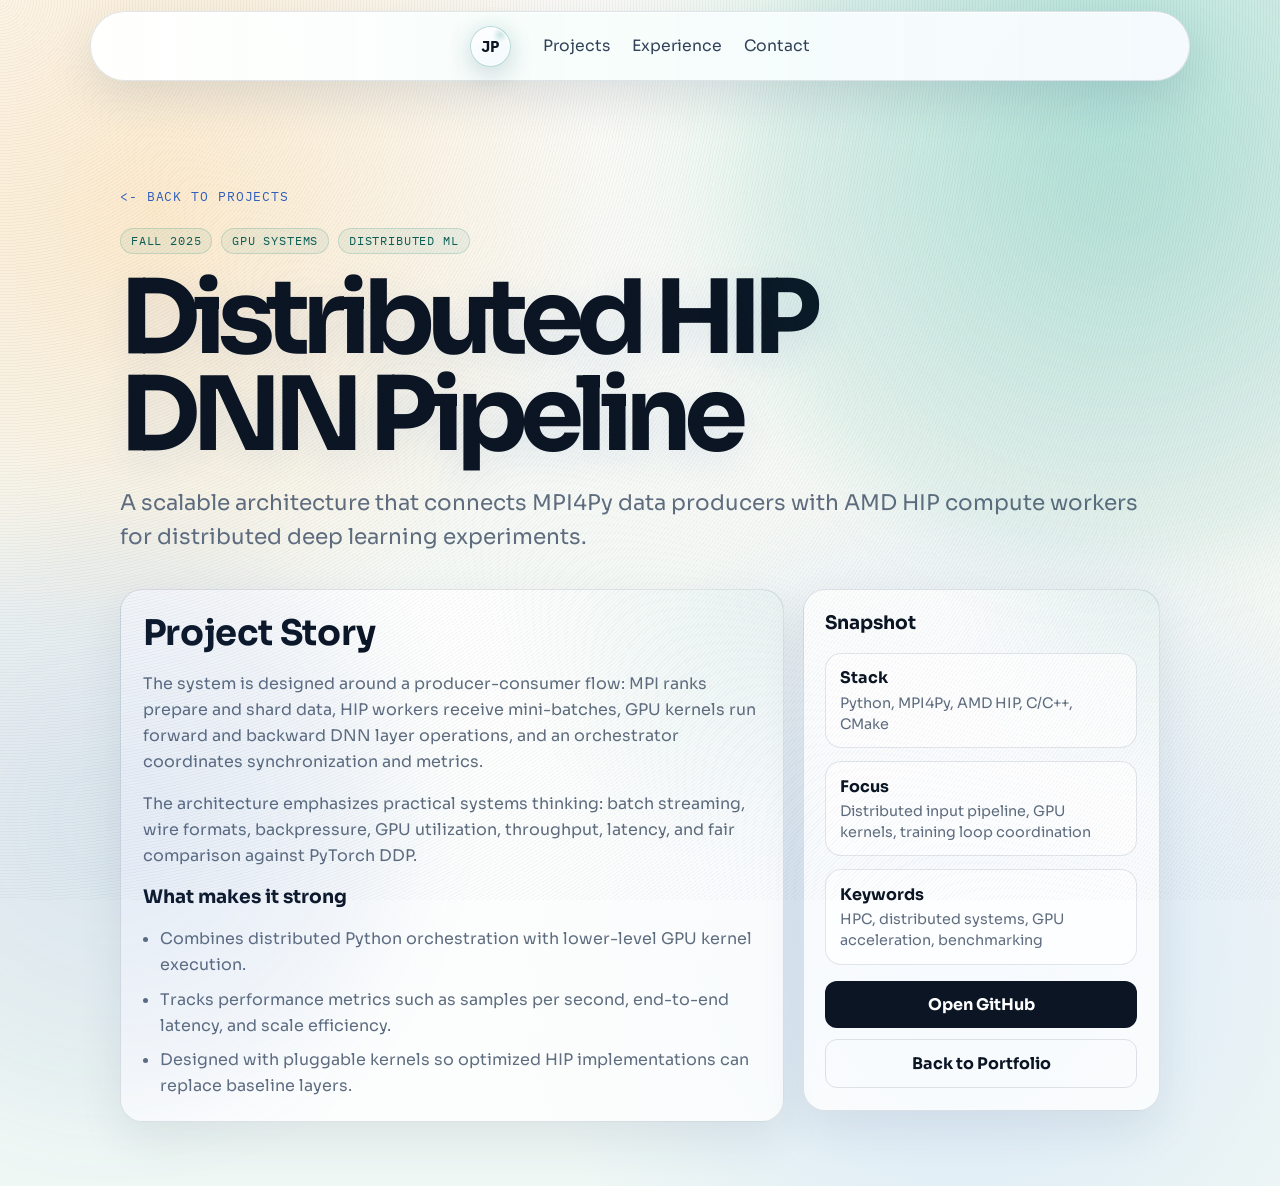
<file: projects/distributed-hip-dnn.html>
<!DOCTYPE html>
<html lang="en">
  <head>
    <meta charset="UTF-8" />
    <meta name="viewport" content="width=device-width, initial-scale=1.0" />
    <title>Distributed HIP DNN Pipeline | Jical Patel</title>
    <link rel="preconnect" href="https://fonts.googleapis.com" />
    <link rel="preconnect" href="https://fonts.gstatic.com" crossorigin />
    <link href="https://fonts.googleapis.com/css2?family=Sora:wght@400;600;700&family=IBM+Plex+Mono:wght@400;500&display=swap" rel="stylesheet" />
    <link rel="stylesheet" href="../styles.css" />
  </head>
  <body class="detail-page">
    <div class="grain"></div>
    <header class="site-header"><a class="logo" href="../index.html#top">JP</a><nav><a href="../index.html#projects">Projects</a><a href="../index.html#experience">Experience</a><a href="../index.html#contact">Contact</a></nav></header>
    <main>
      <section class="detail-hero"><a class="back-link" href="../index.html#projects"><- Back to projects</a><div class="detail-kicker"><span>Fall 2025</span><span>GPU Systems</span><span>Distributed ML</span></div><h1>Distributed HIP DNN Pipeline</h1><p class="detail-lead">A scalable architecture that connects MPI4Py data producers with AMD HIP compute workers for distributed deep learning experiments.</p></section>
      <section class="detail-layout">
        <article class="detail-panel"><h2>Project Story</h2><p>The system is designed around a producer-consumer flow: MPI ranks prepare and shard data, HIP workers receive mini-batches, GPU kernels run forward and backward DNN layer operations, and an orchestrator coordinates synchronization and metrics.</p><p>The architecture emphasizes practical systems thinking: batch streaming, wire formats, backpressure, GPU utilization, throughput, latency, and fair comparison against PyTorch DDP.</p><h3>What makes it strong</h3><ul><li>Combines distributed Python orchestration with lower-level GPU kernel execution.</li><li>Tracks performance metrics such as samples per second, end-to-end latency, and scale efficiency.</li><li>Designed with pluggable kernels so optimized HIP implementations can replace baseline layers.</li></ul></article>
        <aside class="detail-panel"><h3>Snapshot</h3><div class="stat-grid"><div class="stat"><strong>Stack</strong><span>Python, MPI4Py, AMD HIP, C/C++, CMake</span></div><div class="stat"><strong>Focus</strong><span>Distributed input pipeline, GPU kernels, training loop coordination</span></div><div class="stat"><strong>Keywords</strong><span>HPC, distributed systems, GPU acceleration, benchmarking</span></div></div><div class="detail-actions"><a class="btn" href="https://github.com/CWRU-CSDS-451/f2025-team11.git" target="_blank" rel="noreferrer">Open GitHub</a><a class="btn ghost" href="../index.html#projects">Back to Portfolio</a></div></aside>
      </section>
    </main>
  </body>
</html>
</file>
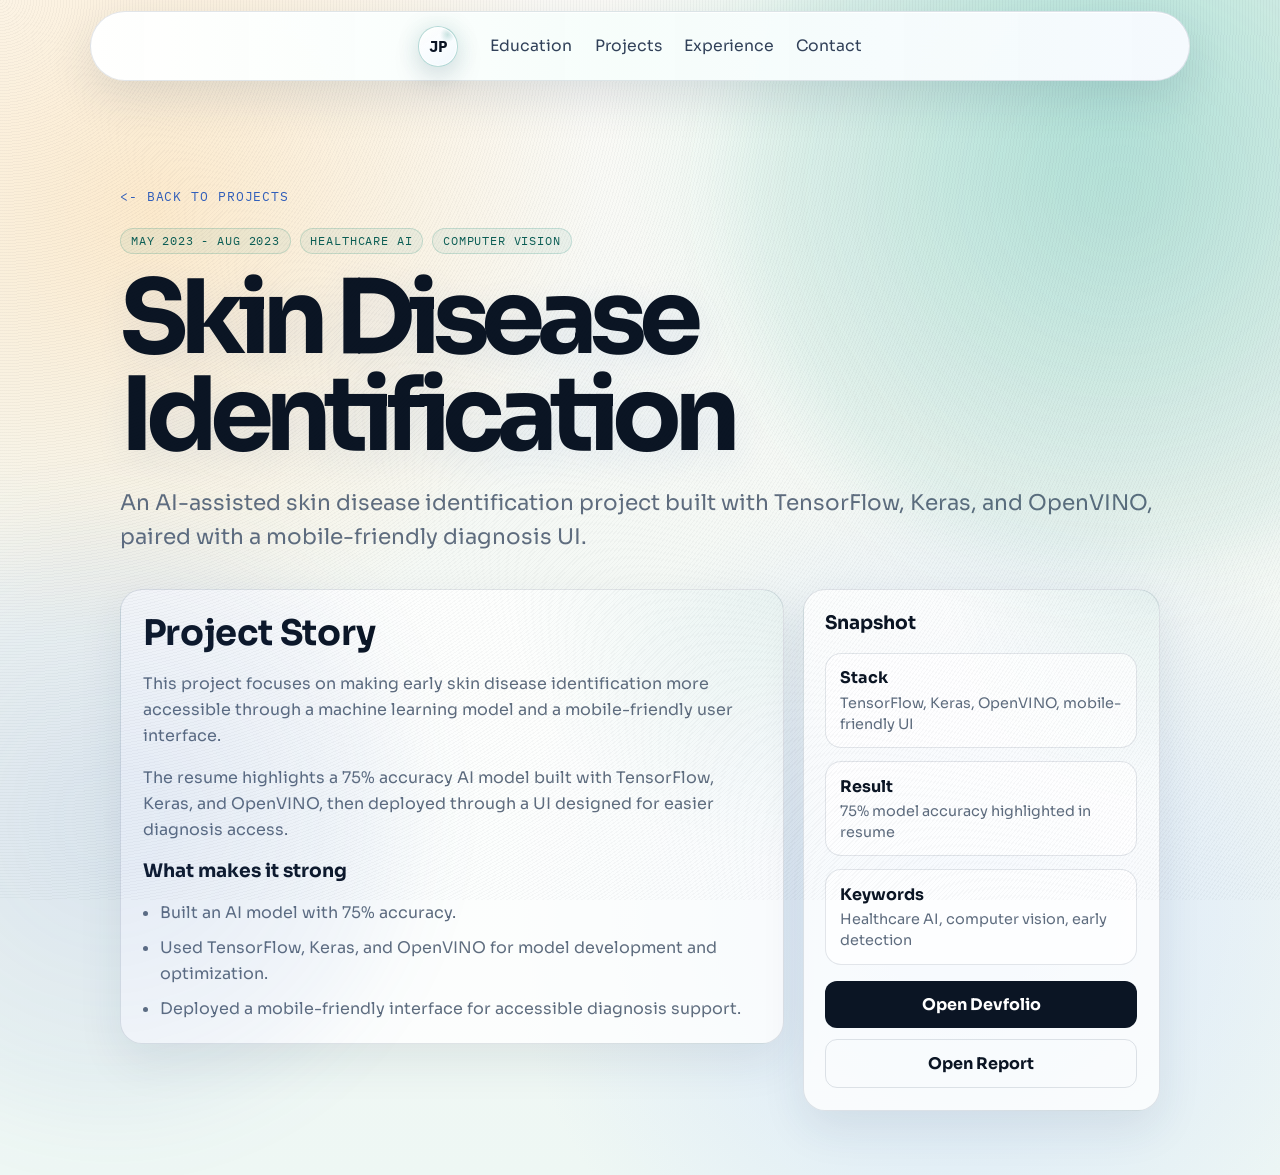
<file: projects/early-skin-disease-detection.html>
<!DOCTYPE html>
<html lang="en">
<head><meta charset="UTF-8" /><meta name="viewport" content="width=device-width, initial-scale=1.0" /><title>Skin Disease Identification | Jical Patel</title><link rel="preconnect" href="https://fonts.googleapis.com" /><link rel="preconnect" href="https://fonts.gstatic.com" crossorigin /><link href="https://fonts.googleapis.com/css2?family=Sora:wght@400;600;700&family=IBM+Plex+Mono:wght@400;500&display=swap" rel="stylesheet" /><link rel="stylesheet" href="../styles.css" /></head>
<body class="detail-page"><div class="grain"></div><header class="site-header"><a class="logo" href="../index.html#top">JP</a><nav><a href="../index.html#education">Education</a><a href="../index.html#projects">Projects</a><a href="../index.html#experience">Experience</a><a href="../index.html#contact">Contact</a></nav></header><main><section class="detail-hero"><a class="back-link" href="../index.html#projects"><- Back to projects</a><div class="detail-kicker"><span>May 2023 - Aug 2023</span><span>Healthcare AI</span><span>Computer Vision</span></div><h1>Skin Disease Identification</h1><p class="detail-lead">An AI-assisted skin disease identification project built with TensorFlow, Keras, and OpenVINO, paired with a mobile-friendly diagnosis UI.</p></section><section class="detail-layout"><article class="detail-panel"><h2>Project Story</h2><p>This project focuses on making early skin disease identification more accessible through a machine learning model and a mobile-friendly user interface.</p><p>The resume highlights a 75% accuracy AI model built with TensorFlow, Keras, and OpenVINO, then deployed through a UI designed for easier diagnosis access.</p><h3>What makes it strong</h3><ul><li>Built an AI model with 75% accuracy.</li><li>Used TensorFlow, Keras, and OpenVINO for model development and optimization.</li><li>Deployed a mobile-friendly interface for accessible diagnosis support.</li></ul></article><aside class="detail-panel"><h3>Snapshot</h3><div class="stat-grid"><div class="stat"><strong>Stack</strong><span>TensorFlow, Keras, OpenVINO, mobile-friendly UI</span></div><div class="stat"><strong>Result</strong><span>75% model accuracy highlighted in resume</span></div><div class="stat"><strong>Keywords</strong><span>Healthcare AI, computer vision, early detection</span></div></div><div class="detail-actions"><a class="btn" href="https://devfolio.co/projects/early-skin-disease-detection-e8f5" target="_blank" rel="noreferrer">Open Devfolio</a><a class="btn ghost" href="../assets/reports/early-skin-disease-detection-2023.pdf">Open Report</a></div></aside></section></main></body>
</html>
</file>
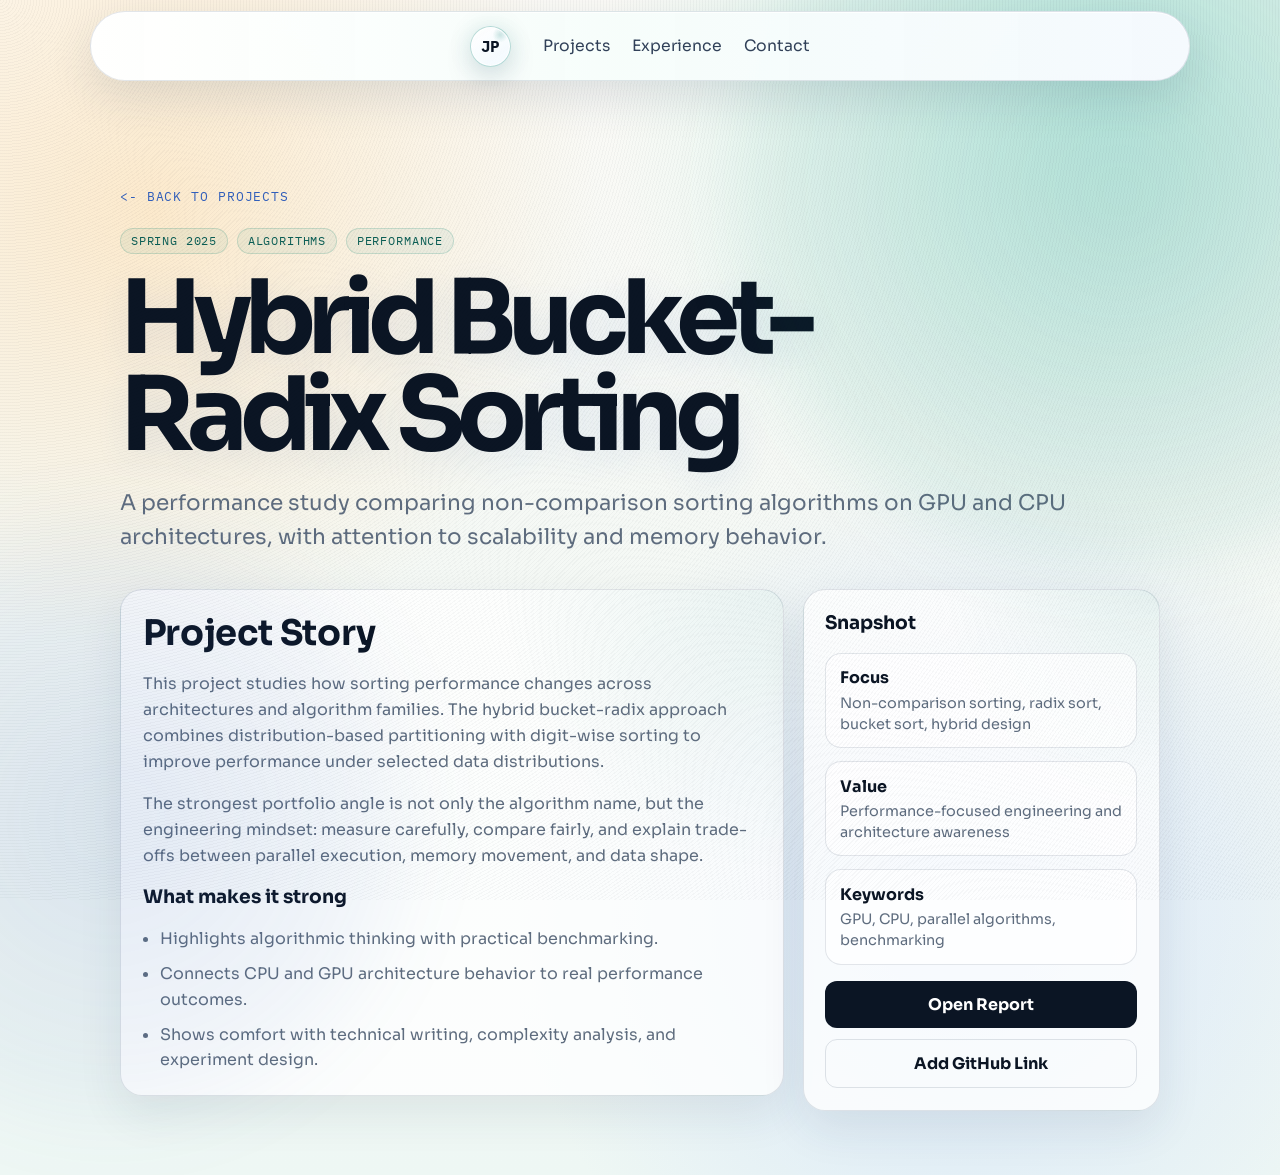
<file: projects/hybrid-bucket-radix.html>
<!DOCTYPE html>
<html lang="en">
<head>
<meta charset="UTF-8" />
<meta name="viewport" content="width=device-width, initial-scale=1.0" />
<title>Hybrid Bucket-Radix Sorting | Jical Patel</title>
<link rel="preconnect" href="https://fonts.googleapis.com" />
<link rel="preconnect" href="https://fonts.gstatic.com" crossorigin />
<link href="https://fonts.googleapis.com/css2?family=Sora:wght@400;600;700&family=IBM+Plex+Mono:wght@400;500&display=swap" rel="stylesheet" />
<link rel="stylesheet" href="../styles.css" />
</head>
<body class="detail-page">
<div class="grain">
</div>
<header class="site-header">
<a class="logo" href="../index.html#top">JP</a>
<nav>
<a href="../index.html#projects">Projects</a>
<a href="../index.html#experience">Experience</a>
<a href="../index.html#contact">Contact</a>
</nav>
</header>
<main>
<section class="detail-hero">
<a class="back-link" href="../index.html#projects">
<- Back to projects</a>
<div class="detail-kicker">
<span>Spring 2025</span>
<span>Algorithms</span>
<span>Performance</span>
</div>
<h1>Hybrid Bucket-Radix Sorting</h1>
<p class="detail-lead">A performance study comparing non-comparison sorting algorithms on GPU and CPU architectures, with attention to scalability and memory behavior.</p>
</section>
<section class="detail-layout">
<article class="detail-panel">
<h2>Project Story</h2>
<p>This project studies how sorting performance changes across architectures and algorithm families. The hybrid bucket-radix approach combines distribution-based partitioning with digit-wise sorting to improve performance under selected data distributions.</p>
<p>The strongest portfolio angle is not only the algorithm name, but the engineering mindset: measure carefully, compare fairly, and explain trade-offs between parallel execution, memory movement, and data shape.</p>
<h3>What makes it strong</h3>
<ul>
<li>Highlights algorithmic thinking with practical benchmarking.</li>
<li>Connects CPU and GPU architecture behavior to real performance outcomes.</li>
<li>Shows comfort with technical writing, complexity analysis, and experiment design.</li>
</ul>
</article>
<aside class="detail-panel">
<h3>Snapshot</h3>
<div class="stat-grid">
<div class="stat">
<strong>Focus</strong>
<span>Non-comparison sorting, radix sort, bucket sort, hybrid design</span>
</div>
<div class="stat">
<strong>Value</strong>
<span>Performance-focused engineering and architecture awareness</span>
</div>
<div class="stat">
<strong>Keywords</strong>
<span>GPU, CPU, parallel algorithms, benchmarking</span>
</div>
</div>
<div class="detail-actions">
<a class="btn" href="../assets/reports/hybrid-bucket-radix-spring-2025.pdf">Open Report</a>
<a class="btn ghost" href="https://github.com/" target="_blank" rel="noreferrer">Add GitHub Link</a>
</div>
</aside>
</section>
</main>
</body>
</html>
</file>
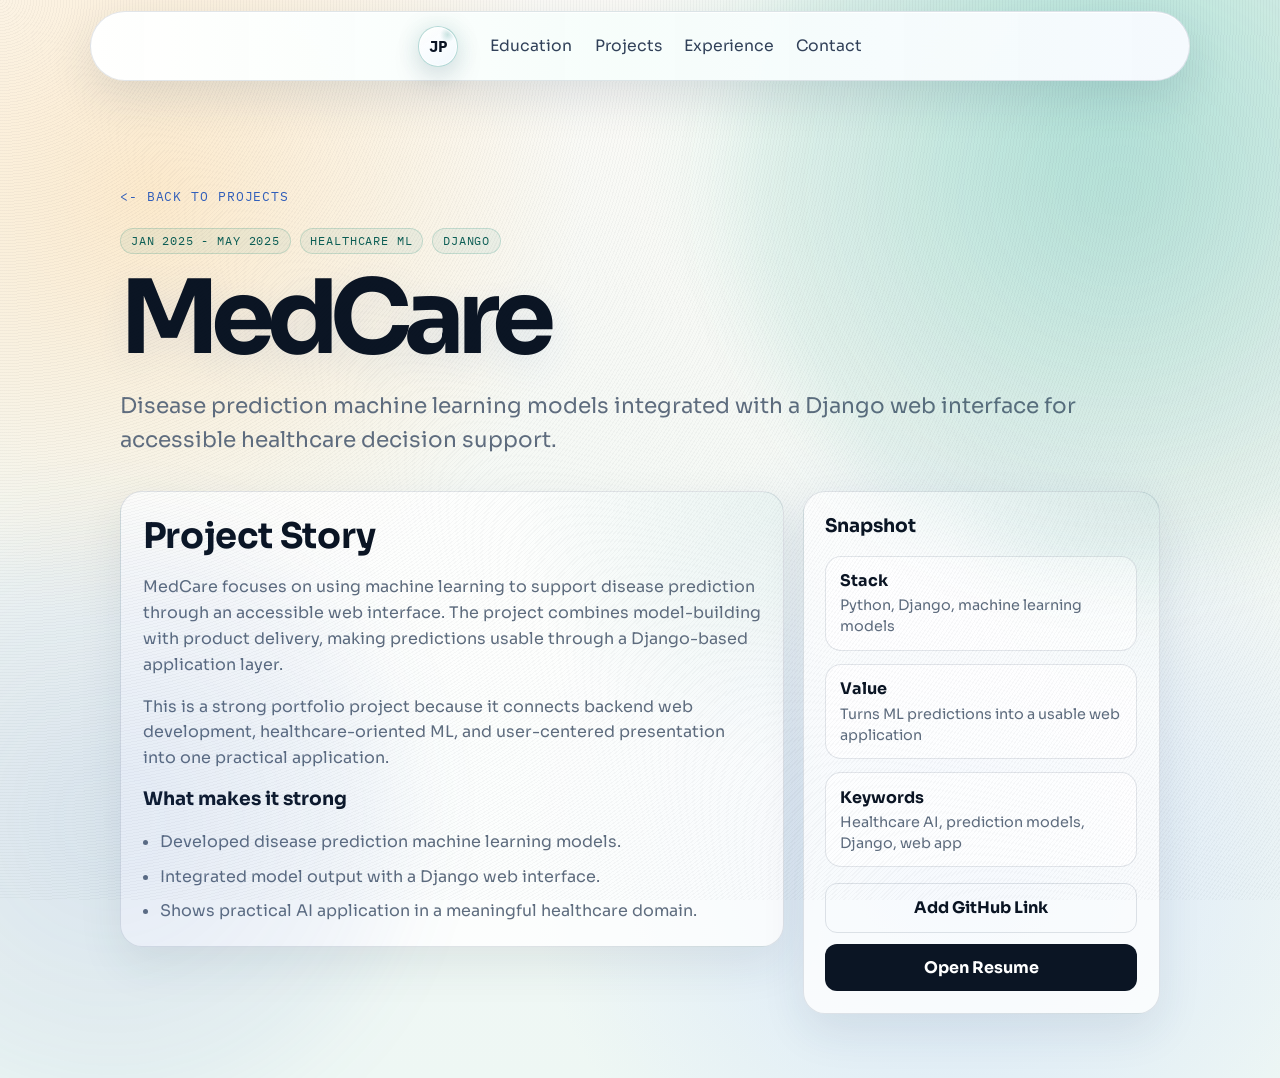
<file: projects/medcare.html>
<!DOCTYPE html>
<html lang="en">
<head><meta charset="UTF-8" /><meta name="viewport" content="width=device-width, initial-scale=1.0" /><title>MedCare | Jical Patel</title><link rel="preconnect" href="https://fonts.googleapis.com" /><link rel="preconnect" href="https://fonts.gstatic.com" crossorigin /><link href="https://fonts.googleapis.com/css2?family=Sora:wght@400;600;700&family=IBM+Plex+Mono:wght@400;500&display=swap" rel="stylesheet" /><link rel="stylesheet" href="../styles.css" /></head>
<body class="detail-page"><div class="grain"></div><header class="site-header"><a class="logo" href="../index.html#top">JP</a><nav><a href="../index.html#education">Education</a><a href="../index.html#projects">Projects</a><a href="../index.html#experience">Experience</a><a href="../index.html#contact">Contact</a></nav></header><main><section class="detail-hero"><a class="back-link" href="../index.html#projects"><- Back to projects</a><div class="detail-kicker"><span>Jan 2025 - May 2025</span><span>Healthcare ML</span><span>Django</span></div><h1>MedCare</h1><p class="detail-lead">Disease prediction machine learning models integrated with a Django web interface for accessible healthcare decision support.</p></section><section class="detail-layout"><article class="detail-panel"><h2>Project Story</h2><p>MedCare focuses on using machine learning to support disease prediction through an accessible web interface. The project combines model-building with product delivery, making predictions usable through a Django-based application layer.</p><p>This is a strong portfolio project because it connects backend web development, healthcare-oriented ML, and user-centered presentation into one practical application.</p><h3>What makes it strong</h3><ul><li>Developed disease prediction machine learning models.</li><li>Integrated model output with a Django web interface.</li><li>Shows practical AI application in a meaningful healthcare domain.</li></ul></article><aside class="detail-panel"><h3>Snapshot</h3><div class="stat-grid"><div class="stat"><strong>Stack</strong><span>Python, Django, machine learning models</span></div><div class="stat"><strong>Value</strong><span>Turns ML predictions into a usable web application</span></div><div class="stat"><strong>Keywords</strong><span>Healthcare AI, prediction models, Django, web app</span></div></div><div class="detail-actions"><a class="btn ghost" href="https://github.com/" target="_blank" rel="noreferrer">Add GitHub Link</a><a class="btn" href="../assets/Jical_Resume.pdf">Open Resume</a></div></aside></section></main></body>
</html>
</file>
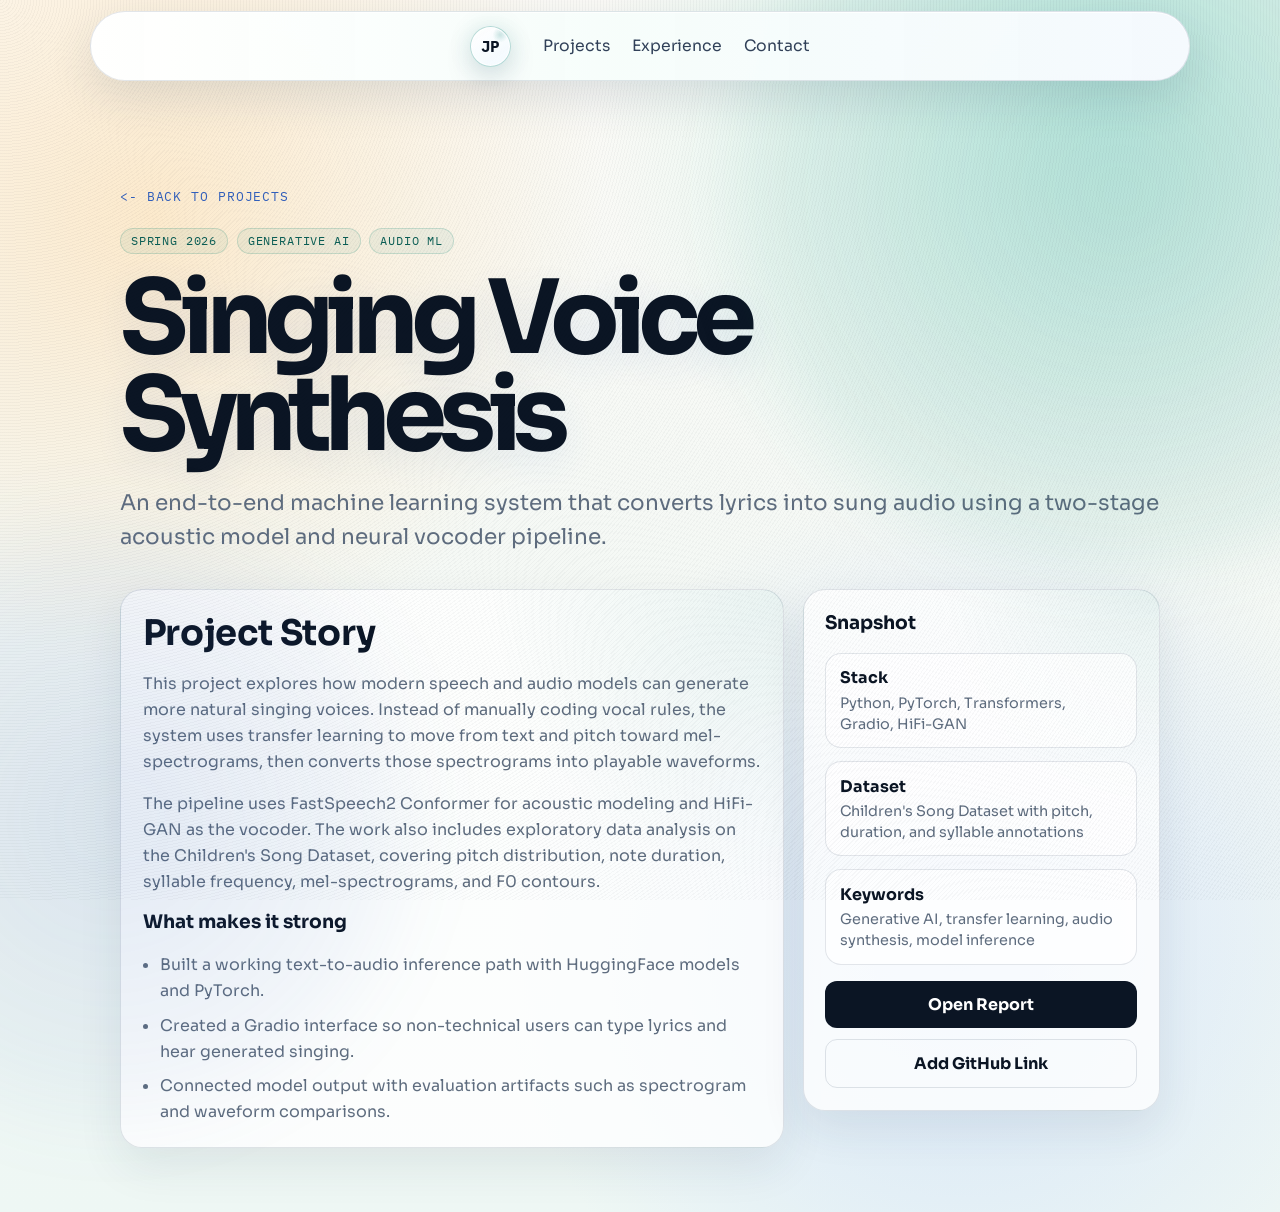
<file: projects/singing-voice-synthesis.html>
<!DOCTYPE html>
<html lang="en">
  <head>
    <meta charset="UTF-8" />
    <meta name="viewport" content="width=device-width, initial-scale=1.0" />
    <title>Singing Voice Synthesis | Jical Patel</title>
    <link rel="preconnect" href="https://fonts.googleapis.com" />
    <link rel="preconnect" href="https://fonts.gstatic.com" crossorigin />
    <link href="https://fonts.googleapis.com/css2?family=Sora:wght@400;600;700&family=IBM+Plex+Mono:wght@400;500&display=swap" rel="stylesheet" />
    <link rel="stylesheet" href="../styles.css" />
  </head>
  <body class="detail-page">
    <div class="grain"></div>
    <header class="site-header"><a class="logo" href="../index.html#top">JP</a><nav><a href="../index.html#projects">Projects</a><a href="../index.html#experience">Experience</a><a href="../index.html#contact">Contact</a></nav></header>
    <main>
      <section class="detail-hero">
        <a class="back-link" href="../index.html#projects"><- Back to projects</a>
        <div class="detail-kicker"><span>Spring 2026</span><span>Generative AI</span><span>Audio ML</span></div>
        <h1>Singing Voice Synthesis</h1>
        <p class="detail-lead">An end-to-end machine learning system that converts lyrics into sung audio using a two-stage acoustic model and neural vocoder pipeline.</p>
      </section>
      <section class="detail-layout">
        <article class="detail-panel">
          <h2>Project Story</h2>
          <p>This project explores how modern speech and audio models can generate more natural singing voices. Instead of manually coding vocal rules, the system uses transfer learning to move from text and pitch toward mel-spectrograms, then converts those spectrograms into playable waveforms.</p>
          <p>The pipeline uses FastSpeech2 Conformer for acoustic modeling and HiFi-GAN as the vocoder. The work also includes exploratory data analysis on the Children's Song Dataset, covering pitch distribution, note duration, syllable frequency, mel-spectrograms, and F0 contours.</p>
          <h3>What makes it strong</h3>
          <ul>
            <li>Built a working text-to-audio inference path with HuggingFace models and PyTorch.</li>
            <li>Created a Gradio interface so non-technical users can type lyrics and hear generated singing.</li>
            <li>Connected model output with evaluation artifacts such as spectrogram and waveform comparisons.</li>
          </ul>
        </article>
        <aside class="detail-panel">
          <h3>Snapshot</h3>
          <div class="stat-grid">
            <div class="stat"><strong>Stack</strong><span>Python, PyTorch, Transformers, Gradio, HiFi-GAN</span></div>
            <div class="stat"><strong>Dataset</strong><span>Children's Song Dataset with pitch, duration, and syllable annotations</span></div>
            <div class="stat"><strong>Keywords</strong><span>Generative AI, transfer learning, audio synthesis, model inference</span></div>
          </div>
          <div class="detail-actions">
            <a class="btn" href="../assets/reports/singing-voice-synthesis-spring-2026.docx">Open Report</a>
            <a class="btn ghost" href="https://github.com/" target="_blank" rel="noreferrer">Add GitHub Link</a>
          </div>
        </aside>
      </section>
    </main>
  </body>
</html>
</file>
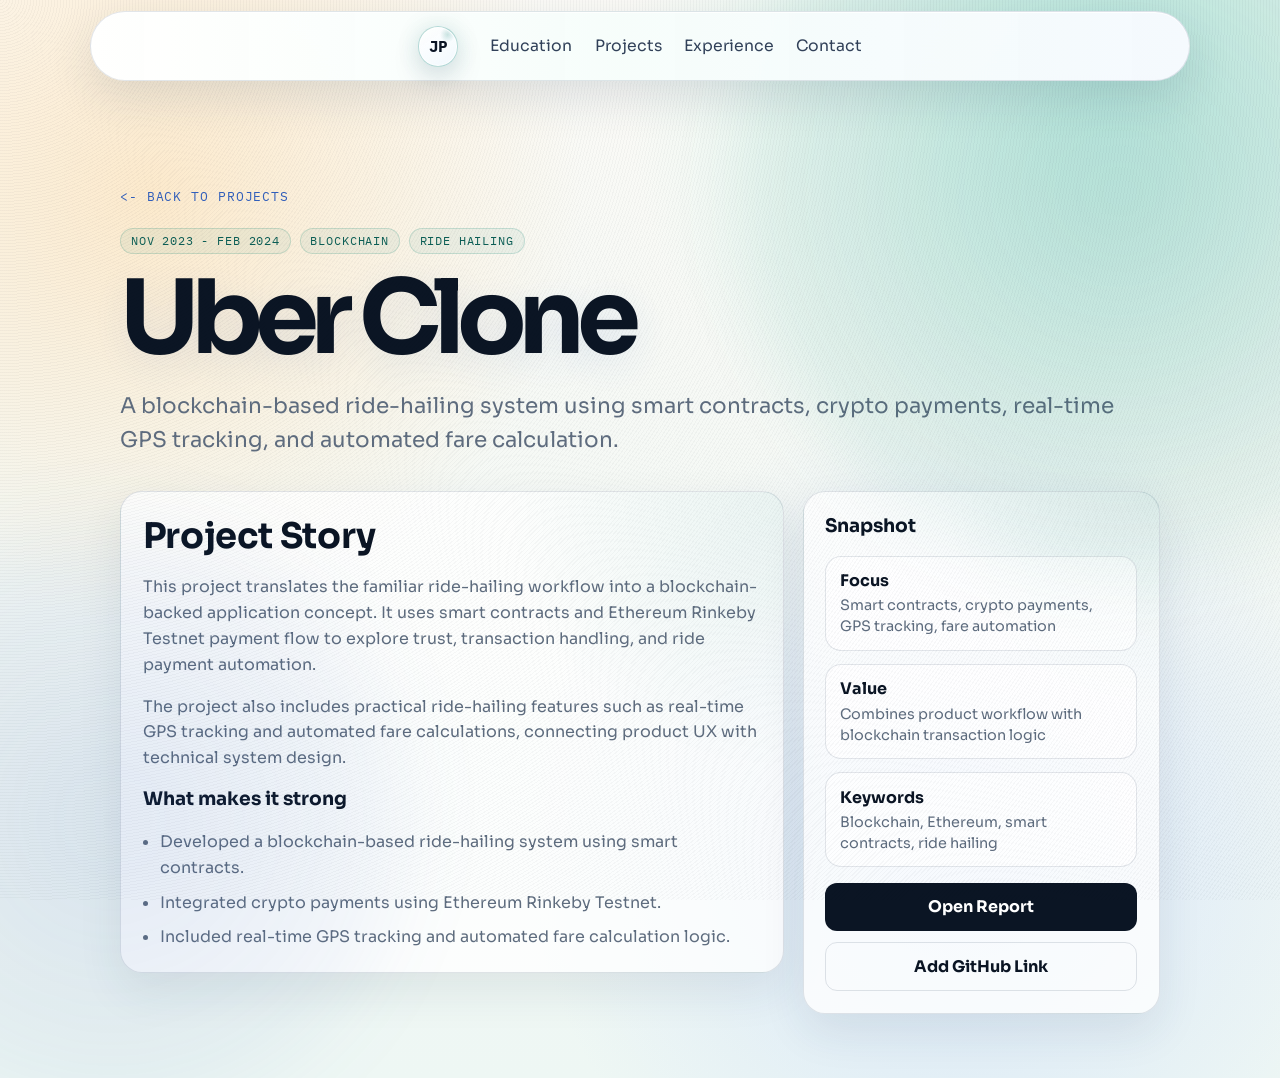
<file: projects/uber-clone.html>
<!DOCTYPE html>
<html lang="en">
<head><meta charset="UTF-8" /><meta name="viewport" content="width=device-width, initial-scale=1.0" /><title>Uber Clone | Jical Patel</title><link rel="preconnect" href="https://fonts.googleapis.com" /><link rel="preconnect" href="https://fonts.gstatic.com" crossorigin /><link href="https://fonts.googleapis.com/css2?family=Sora:wght@400;600;700&family=IBM+Plex+Mono:wght@400;500&display=swap" rel="stylesheet" /><link rel="stylesheet" href="../styles.css" /></head>
<body class="detail-page"><div class="grain"></div><header class="site-header"><a class="logo" href="../index.html#top">JP</a><nav><a href="../index.html#education">Education</a><a href="../index.html#projects">Projects</a><a href="../index.html#experience">Experience</a><a href="../index.html#contact">Contact</a></nav></header><main><section class="detail-hero"><a class="back-link" href="../index.html#projects"><- Back to projects</a><div class="detail-kicker"><span>Nov 2023 - Feb 2024</span><span>Blockchain</span><span>Ride Hailing</span></div><h1>Uber Clone</h1><p class="detail-lead">A blockchain-based ride-hailing system using smart contracts, crypto payments, real-time GPS tracking, and automated fare calculation.</p></section><section class="detail-layout"><article class="detail-panel"><h2>Project Story</h2><p>This project translates the familiar ride-hailing workflow into a blockchain-backed application concept. It uses smart contracts and Ethereum Rinkeby Testnet payment flow to explore trust, transaction handling, and ride payment automation.</p><p>The project also includes practical ride-hailing features such as real-time GPS tracking and automated fare calculations, connecting product UX with technical system design.</p><h3>What makes it strong</h3><ul><li>Developed a blockchain-based ride-hailing system using smart contracts.</li><li>Integrated crypto payments using Ethereum Rinkeby Testnet.</li><li>Included real-time GPS tracking and automated fare calculation logic.</li></ul></article><aside class="detail-panel"><h3>Snapshot</h3><div class="stat-grid"><div class="stat"><strong>Focus</strong><span>Smart contracts, crypto payments, GPS tracking, fare automation</span></div><div class="stat"><strong>Value</strong><span>Combines product workflow with blockchain transaction logic</span></div><div class="stat"><strong>Keywords</strong><span>Blockchain, Ethereum, smart contracts, ride hailing</span></div></div><div class="detail-actions"><a class="btn" href="../assets/reports/uber-clone-2024.pdf">Open Report</a><a class="btn ghost" href="https://github.com/" target="_blank" rel="noreferrer">Add GitHub Link</a></div></aside></section></main></body>
</html>
</file>
<file: styles.css>
:root {
  --bg: #fbfaf6;
  --bg2: #eef7f4;
  --text: #0b1524;
  --muted: #5f6d7f;
  --accent: #0b1524;
  --accent-2: #087f6f;
  --accent-3: #315fbc;
  --card: rgba(255, 255, 255, 0.78);
  --border: rgba(28, 52, 82, 0.13);
  --content-w: 1040px;
  --glow-shift: 0px;
}

* {
  box-sizing: border-box;
}

html,
body {
  margin: 0;
  padding: 0;
}

body {
  font-family: "Sora", sans-serif;
  color: var(--text);
  overflow-x: hidden;
  background:
    radial-gradient(circle at 12% 18%, rgba(255, 219, 166, 0.52) 0%, transparent 30%),
    radial-gradient(circle at 86% 7%, rgba(169, 235, 222, 0.56) 0%, transparent 32%),
    radial-gradient(circle at 75% 78%, rgba(179, 204, 255, 0.42) 0%, transparent 34%),
    linear-gradient(180deg, var(--bg), var(--bg2));
}

body::before {
  content: "";
  position: fixed;
  width: 48rem;
  height: 48rem;
  right: -14rem;
  top: -12rem;
  border-radius: 50%;
  background: radial-gradient(circle, rgba(8, 127, 111, 0.16), rgba(8, 127, 111, 0));
  filter: blur(34px);
  transform: translateY(var(--glow-shift));
  pointer-events: none;
}

body::after {
  content: "";
  position: fixed;
  width: 38rem;
  height: 38rem;
  left: -12rem;
  bottom: -14rem;
  border-radius: 50%;
  background: radial-gradient(circle, rgba(49, 95, 188, 0.13), rgba(49, 95, 188, 0));
  filter: blur(38px);
  transform: translateY(calc(var(--glow-shift) * -0.55));
  pointer-events: none;
}

.scroll-progress {
  position: fixed;
  top: 0;
  left: 0;
  height: 3px;
  width: 0;
  z-index: 40;
  background: linear-gradient(90deg, var(--accent-2), var(--accent-3));
  box-shadow: 0 0 20px rgba(8, 127, 111, 0.28);
}

.compact-jp {
  position: fixed;
  top: 0.9rem;
  left: 50%;
  transform: translateX(-50%);
  z-index: 55;
  display: none;
  border: 1px solid rgba(28, 52, 82, 0.16);
  border-radius: 999px;
  padding: 0.35rem 0.72rem;
  background:
    linear-gradient(135deg, rgba(8, 127, 111, 0.12), rgba(49, 95, 188, 0.08)),
    rgba(255, 255, 255, 0.82);
  color: var(--text);
  font-family: "IBM Plex Mono", monospace;
  font-size: 1rem;
  cursor: pointer;
  backdrop-filter: blur(10px);
  box-shadow: 0 14px 34px rgba(28, 52, 82, 0.16), 0 0 20px rgba(8, 127, 111, 0.12);
}

.grain {
  position: fixed;
  inset: 0;
  pointer-events: none;
  opacity: 0.18;
  background-image: repeating-radial-gradient(circle at 0 0, rgba(11, 21, 36, 0.18), rgba(11, 21, 36, 0.18) 1px, transparent 1px, transparent 3px);
}

.site-header {
  position: relative;
  top: 0;
  z-index: 20;
  display: flex;
  justify-content: center;
  align-items: center;
  gap: 2rem;
  width: min(1100px, 94vw);
  margin: 0.7rem auto 0;
  padding: 0.85rem 1.2rem;
  border-radius: 999px;
  backdrop-filter: blur(14px);
  background:
    linear-gradient(90deg, rgba(255, 255, 255, 0.88), rgba(245, 253, 250, 0.86) 48%, rgba(246, 249, 255, 0.88)),
    rgba(255, 255, 255, 0.78);
  border: 1px solid rgba(28, 52, 82, 0.12);
  box-shadow: 0 16px 45px rgba(28, 52, 82, 0.13), inset 0 1px 0 rgba(255, 255, 255, 0.88);
  transition: width 240ms ease, padding 240ms ease, background 240ms ease, border-color 240ms ease;
}

.logo {
  font-family: "IBM Plex Mono", monospace;
  display: inline-flex;
  align-items: center;
  justify-content: center;
  width: 2.55rem;
  height: 2.55rem;
  color: var(--text);
  text-decoration: none;
  font-weight: 700;
  letter-spacing: -0.08em;
  flex: 0 0 auto;
  border: 1px solid rgba(8, 127, 111, 0.28);
  border-radius: 999px;
  padding: 0;
  background:
    radial-gradient(circle at 75% 20%, rgba(8, 127, 111, 0.2), transparent 18%),
    linear-gradient(145deg, rgba(255, 255, 255, 0.95), rgba(240, 248, 255, 0.72));
  box-shadow:
    0 0 0 1px rgba(255, 255, 255, 0.8) inset,
    0 12px 28px rgba(28, 52, 82, 0.13),
    0 0 24px rgba(8, 127, 111, 0.12);
  transition: transform 220ms ease, border-color 220ms ease, box-shadow 220ms ease;
}

.logo span {
  line-height: 1;
  transform: translateX(-0.04em);
  background: linear-gradient(135deg, #0b1524 8%, #087f6f 52%, #315fbc 100%);
  -webkit-background-clip: text;
  background-clip: text;
  color: transparent;
  text-shadow: none;
}

.logo:hover {
  transform: translateY(-1px) scale(1.035);
  border-color: rgba(8, 127, 111, 0.46);
  box-shadow:
    0 0 0 1px rgba(255, 255, 255, 0.9) inset,
    0 18px 42px rgba(28, 52, 82, 0.18),
    0 0 34px rgba(8, 127, 111, 0.16);
}

nav {
  display: flex;
  gap: 1.4rem;
  flex-wrap: wrap;
  justify-content: center;
  transition: opacity 520ms cubic-bezier(.22,.61,.36,1), transform 520ms cubic-bezier(.22,.61,.36,1), max-width 520ms cubic-bezier(.22,.61,.36,1);
}

nav a {
  color: #314159;
  text-decoration: none;
  font-size: 0.98rem;
  transition: color 180ms ease, transform 180ms ease, text-shadow 180ms ease;
}

nav a:hover {
  color: var(--accent-2);
  transform: translateY(-1px);
  text-shadow: 0 8px 24px rgba(8, 127, 111, 0.18);
}

body.header-compact .site-header {
  position: fixed;
  top: 0.85rem;
  left: 50%;
  transform: translateX(-50%);
  width: min(1100px, 94vw);
  padding: 0.55rem 0.7rem;
  border-radius: 999px;
  background: rgba(255, 255, 255, 0.64);
  border-color: rgba(28, 52, 82, 0.13);
  z-index: 50;
  opacity: 0;
  pointer-events: none;
  transition: opacity 520ms cubic-bezier(.22,.61,.36,1), transform 520ms cubic-bezier(.22,.61,.36,1), background 520ms ease, border-color 520ms ease, padding 520ms ease;
}

body.header-compact .site-header nav {
  max-width: 0;
  overflow: hidden;
  opacity: 0;
  transform: translateX(-14px);
  pointer-events: none;
}

body.header-compact .site-header .logo {
  min-width: 2.55rem;
  padding: 0;
  color: var(--text);
  border-color: rgba(8, 127, 111, 0.3);
  background:
    radial-gradient(circle at 75% 20%, rgba(8, 127, 111, 0.18), transparent 18%),
    linear-gradient(145deg, rgba(255, 255, 255, 0.95), rgba(240, 248, 255, 0.72));
  box-shadow: 0 0 22px rgba(49, 95, 188, 0.12);
}

body.header-compact.menu-open .site-header {
  width: min(1100px, 94vw);
  padding: 0.7rem 1.1rem;
  background:
    linear-gradient(90deg, rgba(255, 255, 255, 0.92), rgba(245, 253, 250, 0.9) 48%, rgba(246, 249, 255, 0.92)),
    rgba(255, 255, 255, 0.78);
  opacity: 1;
  pointer-events: auto;
}

body.header-compact.menu-open .site-header nav {
  max-width: 1000px;
  opacity: 1;
  transform: translateX(0);
  pointer-events: auto;
}

body.header-compact .compact-jp:hover + .site-header,
body.header-compact .site-header:hover {
  opacity: 1;
  pointer-events: auto;
}

body.header-compact .compact-jp:hover + .site-header nav,
body.header-compact .site-header:hover nav {
  max-width: 1000px;
  opacity: 1;
  transform: translateX(0);
  pointer-events: auto;
}

body.header-compact .compact-jp {
  display: inline-flex;
  align-items: center;
  justify-content: center;
}

body.header-compact.menu-open .compact-jp {
  display: none;
}

a {
  color: var(--accent-2);
}

.section {
  width: min(var(--content-w), 92vw);
  margin: 0 auto;
  padding: 5.4rem 0;
}

.reveal {
  opacity: 0;
  transform: translateY(32px);
  filter: blur(6px);
  transition: opacity 820ms ease, transform 820ms cubic-bezier(.2,.75,.2,1), filter 820ms ease;
}

.reveal.in-view {
  opacity: 1;
  transform: translateY(0);
  filter: blur(0);
}

h1 {
  font-size: clamp(2.1rem, 7.6vw, 5.6rem);
  line-height: 0.96;
  letter-spacing: -0.03em;
  margin: 0.9rem 0;
  text-shadow: 0 10px 34px rgba(49, 95, 188, 0.1);
}

.hero {
  padding-top: 7.2rem;
  max-width: 1200px;
}

.hero-metrics {
  margin-top: 1rem;
  display: flex;
  gap: 0.65rem;
  flex-wrap: wrap;
}

.hero-metrics span {
  font-size: 0.78rem;
  letter-spacing: 0.03em;
  text-transform: uppercase;
  color: #314159;
  border: 1px solid rgba(28, 52, 82, 0.13);
  border-radius: 999px;
  padding: 0.33rem 0.64rem;
  background: rgba(255, 255, 255, 0.68);
}

.hero .hero-name {
  display: block;
  color: #0b1524;
  text-shadow: 0 12px 30px rgba(49, 95, 188, 0.1);
}

.hero .hero-subtitle {
  display: block;
  background: linear-gradient(90deg, var(--text), var(--accent-3) 60%, var(--accent-2));
  -webkit-background-clip: text;
  background-clip: text;
  color: transparent;
  margin-top: 0.4rem;
}

.hero .hero-subtitle.word-reveal {
  background: none;
}

.hero .hero-subtitle.word-reveal .word {
  background: linear-gradient(90deg, var(--text), var(--accent-3) 60%, var(--accent-2));
  -webkit-background-clip: text;
  background-clip: text;
  color: transparent;
}

.mono {
  font-family: "IBM Plex Mono", monospace;
  color: var(--accent-2);
  letter-spacing: 0.03em;
  font-size: 0.8rem;
}

.lead {
  color: var(--muted);
  max-width: 760px;
  font-size: 1.08rem;
  line-height: 1.65;
}

.cta-row {
  margin-top: 1.5rem;
  display: flex;
  gap: 0.8rem;
  flex-wrap: wrap;
}

.btn {
  color: #ffffff;
  background: var(--accent);
  text-decoration: none;
  font-weight: 700;
  padding: 0.82rem 1.2rem;
  border-radius: 12px;
  transition: transform 180ms ease, box-shadow 180ms ease;
}

.btn:hover {
  transform: translateY(-2px);
  box-shadow: 0 14px 32px rgba(28, 52, 82, 0.2);
}

.btn.ghost {
  background: transparent;
  color: var(--text);
  border: 1px solid var(--border);
}

.btn.ghost:hover {
  border-color: rgba(127, 179, 255, 0.45);
  box-shadow: 0 10px 26px rgba(53, 230, 193, 0.12);
}

.split {
  display: grid;
  grid-template-columns: 1.2fr 1fr;
  gap: 1.4rem;
}

#about {
  padding-top: 3.4rem;
  padding-bottom: 3.4rem;
}

#experience {
  padding-bottom: 1.3rem;
}

#contact {
  padding-top: 1.5rem;
}


.section-bar {
  width: 76px;
  height: 3px;
  border-radius: 999px;
  margin: 0.55rem 0 0.9rem;
  background: linear-gradient(90deg, var(--accent-2), var(--accent-3));
}

.card,
.project,
.item {
  color: var(--text);
  text-decoration: none;
  background:
    linear-gradient(180deg, rgba(255, 255, 255, 0.9), rgba(248, 253, 250, 0.72));
  border: 1px solid var(--border);
  border-radius: 18px;
  padding: 1.1rem;
  transition: transform 320ms cubic-bezier(.2,.75,.2,1), border-color 220ms ease, background 220ms ease, box-shadow 320ms ease;
}

.card:hover,
.project:hover,
.item:hover {
  transform: translateY(-8px) scale(1.01);
  border-color: rgba(8, 127, 111, 0.25);
  background:
    linear-gradient(180deg, rgba(255, 255, 255, 0.96), rgba(244, 251, 248, 0.82));
  box-shadow: 0 18px 45px rgba(28, 52, 82, 0.13);
}

.word-reveal {
  display: block;
}

.word-reveal .word {
  display: inline-block;
  opacity: 0;
  transform: translateY(22px) rotateX(18deg);
  filter: blur(6px);
  transition: opacity 560ms ease, transform 680ms cubic-bezier(.2,.75,.2,1), filter 560ms ease;
  will-change: transform, opacity, filter;
}

.word-reveal.word-in .word {
  opacity: 1;
  transform: translateY(0) rotateX(0);
  filter: blur(0);
}

ul {
  margin: 0;
  padding-left: 1.1rem;
}

.project-grid {
  position: relative;
  display: grid;
  gap: 1rem;
}

.project-grid::before,
.timeline::before {
  content: "";
  position: absolute;
  left: 0.45rem;
  top: 0.3rem;
  bottom: 0.3rem;
  width: 1px;
  background: linear-gradient(180deg, rgba(8, 127, 111, 0), rgba(8, 127, 111, 0.48), rgba(49, 95, 188, 0.18));
  box-shadow: 0 0 18px rgba(8, 127, 111, 0.16);
}

.project {
  position: relative;
  overflow: hidden;
  min-height: 0;
  margin-left: 1.65rem;
  padding: 1.25rem 1.25rem 1.1rem;
  isolation: isolate;
}

.project::before {
  content: "";
  position: absolute;
  inset: 0;
  background: linear-gradient(135deg, rgba(8, 127, 111, 0.08), transparent 36%);
  pointer-events: none;
  z-index: -1;
}

.project::after,
.item::after {
  content: "";
  position: absolute;
  left: -1.52rem;
  top: 1.45rem;
  width: 0.72rem;
  height: 0.72rem;
  border: 1px solid rgba(8, 127, 111, 0.82);
  border-radius: 50%;
  background: #fbfaf6;
  box-shadow: 0 0 0 6px rgba(8, 127, 111, 0.08), 0 0 18px rgba(8, 127, 111, 0.22);
}

.project-meta {
  display: flex;
  flex-wrap: wrap;
  gap: 0.45rem;
  margin-bottom: 0.8rem;
  color: #315fbc;
  font-family: "IBM Plex Mono", monospace;
  font-size: 0.72rem;
  letter-spacing: 0.08em;
  text-transform: uppercase;
}

.project-meta span {
  border: 1px solid rgba(49, 95, 188, 0.16);
  border-radius: 999px;
  padding: 0.22rem 0.52rem;
  background: rgba(49, 95, 188, 0.06);
}

.project h3 {
  margin-top: 0.05rem;
  margin-bottom: 0.75rem;
  line-height: 1.2;
  font-size: clamp(1.12rem, 2.2vw, 1.45rem);
}

.project p {
  margin: 0;
  line-height: 1.45;
  color: var(--muted);
}

.timeline {
  position: relative;
  display: grid;
  gap: 1rem;
}

.item {
  position: relative;
  margin-left: 1.65rem;
  padding: 1.2rem 1.25rem 1.05rem;
}

.year {
  display: inline-block;
  color: var(--accent-2);
  font-family: "IBM Plex Mono", monospace;
  margin-bottom: 0.4rem;
}

.item h3 {
  margin: 0 0 0.25rem;
  color: var(--text);
  font-size: clamp(1.05rem, 2vw, 1.32rem);
}

.item-org {
  display: block;
  margin-bottom: 0.7rem;
  color: var(--accent-3);
  font-size: 0.9rem;
}

.item p {
  color: var(--muted);
  line-height: 1.5;
  margin: 0;
}

.tag-list {
  display: flex;
  flex-wrap: wrap;
  gap: 0.45rem;
  margin-top: 0.95rem;
}

.tag-list span {
  color: #0b5e55;
  font-size: 0.68rem;
  font-family: "IBM Plex Mono", monospace;
  text-transform: uppercase;
  letter-spacing: 0.06em;
  border: 1px solid rgba(8, 127, 111, 0.18);
  border-radius: 999px;
  padding: 0.25rem 0.5rem;
  background: rgba(8, 127, 111, 0.06);
}

.open-cue {
  display: inline-flex;
  align-items: center;
  gap: 0.35rem;
  margin-top: 1rem;
  color: var(--text);
  font-family: "IBM Plex Mono", monospace;
  font-size: 0.78rem;
  letter-spacing: 0.06em;
  text-transform: uppercase;
}

.open-cue::after {
  content: "->";
  color: var(--accent-2);
  transition: transform 180ms ease;
}

.project:hover .open-cue::after,
.item:hover .open-cue::after {
  transform: translateX(4px);
}

#about-paragraphs p,
#about-closing {
  color: var(--muted);
  line-height: 1.55;
  font-size: 0.96rem;
  max-width: 62ch;
}

#about-paragraphs p {
  margin: 0.55rem 0;
}

#about-paragraphs p:nth-child(n + 3) {
  display: none;
}

#about-closing {
  margin-top: 0.65rem;
  font-style: italic;
}

#about-focus-list {
  list-style: none;
  padding: 0;
  margin: 0.2rem 0 0.8rem;
  display: grid;
  gap: 0.5rem;
}

#about-focus-list li {
  position: relative;
  padding-left: 1.35rem;
  color: #34445b;
  line-height: 1.45;
  font-size: 0.93rem;
}

#about-focus-list li::before {
  content: "";
  position: absolute;
  left: 0;
  top: 0.45rem;
  width: 0.56rem;
  height: 0.56rem;
  border-radius: 50%;
  background: linear-gradient(135deg, var(--accent-2), var(--accent-3));
  box-shadow: 0 0 10px rgba(8, 127, 111, 0.2);
}

.about-impact {
  margin: 0.45rem 0 0.85rem;
  color: var(--muted);
  font-size: 0.9rem;
  line-height: 1.5;
}

.about-tags {
  display: flex;
  flex-wrap: wrap;
  gap: 0.45rem;
}

.about-tags span {
  font-size: 0.72rem;
  text-transform: uppercase;
  letter-spacing: 0.06em;
  color: #274b90;
  border: 1px solid rgba(49, 95, 188, 0.18);
  background: rgba(49, 95, 188, 0.07);
  border-radius: 999px;
  padding: 0.23rem 0.52rem;
}

h2 {
  color: var(--text);
  font-size: clamp(1.5rem, 3vw, 2.2rem);
  letter-spacing: -0.01em;
  margin: 0 0 1rem;
}

#projects .project h3,
#experience .item .year {
  color: var(--text);
}

footer {
  width: min(var(--content-w), 92vw);
  margin: 0 auto;
  padding: 1.1rem 0 2.5rem;
  color: var(--muted);
  border-top: 1px solid var(--border);
  background: transparent;
  border-radius: 18px;
}

.footer-top {
  border: 1px solid rgba(28, 52, 82, 0.13);
  border-radius: 18px;
  padding: 1.2rem 1.25rem 1.05rem;
  background:
    radial-gradient(circle at 90% 0%, rgba(8, 127, 111, 0.1), transparent 36%),
    linear-gradient(180deg, rgba(255, 255, 255, 0.92), rgba(246, 251, 248, 0.72));
  box-shadow: 0 18px 45px rgba(28, 52, 82, 0.1);
}

.footer-top h2 {
  margin: 1rem 0 0.75rem;
  max-width: 14ch;
  line-height: 1.04;
}

.footer-top .btn {
  margin-top: 2rem;
}

.footer-bottom {
  margin-top: 1.45rem;
  border: 1px solid rgba(28, 52, 82, 0.13);
  border-radius: 16px;
  padding: 1.35rem 1.2rem 1.1rem;
  background: rgba(255, 255, 255, 0.74);
  box-shadow: 0 18px 45px rgba(28, 52, 82, 0.08);
}

.footer-bottom > p {
  margin: 1rem 0 0;
}

.footer-grid {
  display: grid;
  grid-template-columns: minmax(220px, 1.2fr) 1fr 1fr;
  gap: 2.4rem;
  align-items: start;
}

.footer-brand h3 {
  margin: 0 0 0.35rem;
  color: var(--text);
  letter-spacing: 0.01em;
  font-size: clamp(1.7rem, 3.2vw, 2.45rem);
  line-height: 1;
}

.footer-brand p {
  margin: 0;
  color: var(--muted);
  font-size: 1.05rem;
}

.footer-links {
  display: grid;
  gap: 0.8rem;
  padding-top: 0.25rem;
}

.footer-links a {
  color: #41516a;
  text-decoration: none;
  font-family: "IBM Plex Mono", monospace;
  text-transform: uppercase;
  letter-spacing: 0.06em;
  font-size: 0.93rem;
  line-height: 1.2;
  transition: color 160ms ease, transform 160ms ease;
}

.footer-links a:hover {
  color: var(--accent-2);
  transform: translateX(2px);
}

.contact-grid {
  display: grid;
  grid-template-columns: repeat(3, minmax(0, 1fr));
  gap: 0.8rem;
}

.contact-grid p {
  margin: 0;
  padding: 0.9rem;
  border: 1px solid rgba(28, 52, 82, 0.12);
  border-radius: 14px;
  background: rgba(255, 255, 255, 0.72);
  line-height: 1.45;
}

footer p {
  margin: 0.2rem 0;
}

.counter-wrap {
  margin-top: 1.1rem;
  display: flex;
  flex-wrap: wrap;
  gap: 0.75rem;
}

.counter-line {
  display: inline-flex;
  align-items: center;
  justify-content: space-between;
  gap: 0.6rem;
  font-weight: 600;
  color: #41516a;
  background: rgba(255, 255, 255, 0.7);
  border: 1px solid rgba(28, 52, 82, 0.14);
  border-radius: 999px;
  padding: 0.42rem 0.55rem 0.42rem 0.78rem;
  backdrop-filter: blur(8px);
}

.digital-count {
  min-width: 4ch;
  text-align: center;
  font-family: "IBM Plex Mono", monospace;
  font-size: 0.96rem;
  font-weight: 700;
  letter-spacing: 0.03em;
  color: #073c36;
  background: linear-gradient(135deg, rgba(8, 127, 111, 0.16), rgba(49, 95, 188, 0.12));
  border: 1px solid rgba(8, 127, 111, 0.18);
  border-radius: 999px;
  padding: 0.24rem 0.52rem;
}

.counter-line {
  font-size: 0.72rem;
  text-transform: uppercase;
  letter-spacing: 0.08em;
  color: #607086;
}

.chatbot-shell {
  position: fixed;
  inset: 0;
  z-index: 90;
  display: grid;
  place-items: end center;
  padding: 1.2rem;
  opacity: 0;
  pointer-events: none;
  transition: opacity 260ms ease;
}

.chatbot-shell.is-open {
  opacity: 1;
  pointer-events: auto;
}

.chatbot-backdrop {
  position: absolute;
  inset: 0;
  background:
    radial-gradient(circle at 50% 100%, rgba(8, 127, 111, 0.12), transparent 34%),
    rgba(11, 21, 36, 0.18);
  backdrop-filter: blur(8px);
}

.chatbot-panel {
  position: relative;
  width: min(720px, 94vw);
  max-height: min(760px, 88vh);
  display: grid;
  grid-template-rows: auto minmax(220px, 1fr) auto auto;
  overflow: hidden;
  border: 1px solid rgba(28, 52, 82, 0.14);
  border-radius: 28px;
  background:
    radial-gradient(circle at 100% 0%, rgba(8, 127, 111, 0.12), transparent 32%),
    linear-gradient(180deg, rgba(255, 255, 255, 0.96), rgba(246, 251, 248, 0.94));
  box-shadow: 0 28px 80px rgba(28, 52, 82, 0.22), inset 0 1px 0 rgba(255, 255, 255, 0.88);
  transform: translateY(22px) scale(0.98);
  transition: transform 360ms cubic-bezier(.2,.75,.2,1);
}

.chatbot-shell.is-open .chatbot-panel {
  transform: translateY(0) scale(1);
}

.chatbot-head {
  display: flex;
  align-items: start;
  justify-content: space-between;
  gap: 1rem;
  padding: 1.2rem 1.2rem 0.95rem;
  border-bottom: 1px solid rgba(28, 52, 82, 0.12);
}

.chatbot-head h2 {
  margin: 0.35rem 0 0;
  font-size: clamp(1.45rem, 3vw, 2.2rem);
  max-width: none;
}

.chatbot-close {
  border: 1px solid rgba(28, 52, 82, 0.13);
  border-radius: 999px;
  padding: 0.45rem 0.7rem;
  color: #41516a;
  background: rgba(255, 255, 255, 0.72);
  cursor: pointer;
  font-family: "IBM Plex Mono", monospace;
  text-transform: uppercase;
  letter-spacing: 0.06em;
  font-size: 0.72rem;
}

.chatbot-close:hover {
  color: var(--accent-2);
  border-color: rgba(8, 127, 111, 0.28);
}

.chatbot-messages {
  display: grid;
  align-content: start;
  gap: 0.8rem;
  padding: 1.1rem;
  overflow-y: auto;
}

.chat-message {
  max-width: 82%;
  padding: 0.82rem 0.9rem;
  border-radius: 18px;
  line-height: 1.5;
  animation: chatPop 260ms ease both;
}

.chat-message p {
  margin: 0;
  white-space: pre-line;
}

.chat-message.bot {
  justify-self: start;
  color: #314159;
  border: 1px solid rgba(49, 95, 188, 0.12);
  background: rgba(255, 255, 255, 0.82);
}

.chat-message.user {
  justify-self: end;
  color: #ffffff;
  background: linear-gradient(135deg, var(--accent-2), var(--accent-3));
  box-shadow: 0 12px 34px rgba(8, 127, 111, 0.18);
}

.chatbot-suggestions {
  display: flex;
  flex-wrap: wrap;
  gap: 0.5rem;
  padding: 0 1.1rem 1rem;
}

.chatbot-suggestions button {
  border: 1px solid rgba(8, 127, 111, 0.18);
  border-radius: 999px;
  padding: 0.44rem 0.7rem;
  color: #0b5e55;
  background: rgba(8, 127, 111, 0.06);
  cursor: pointer;
  font-family: "IBM Plex Mono", monospace;
  text-transform: uppercase;
  letter-spacing: 0.05em;
  font-size: 0.7rem;
}

.chatbot-suggestions button:hover {
  background: rgba(8, 127, 111, 0.12);
}

.chatbot-form {
  display: grid;
  grid-template-columns: 1fr auto;
  gap: 0.6rem;
  padding: 1rem;
  border-top: 1px solid rgba(28, 52, 82, 0.12);
  background: rgba(255, 255, 255, 0.58);
}

.chatbot-form input {
  width: 100%;
  border: 1px solid rgba(28, 52, 82, 0.14);
  border-radius: 999px;
  padding: 0.85rem 1rem;
  color: var(--text);
  background: rgba(255, 255, 255, 0.82);
  outline: none;
  font: inherit;
}

.chatbot-form input:focus {
  border-color: rgba(8, 127, 111, 0.34);
  box-shadow: 0 0 0 4px rgba(8, 127, 111, 0.08);
}

.chatbot-form button {
  border: 0;
  border-radius: 999px;
  padding: 0.85rem 1rem;
  color: #ffffff;
  background: var(--accent);
  cursor: pointer;
  font-weight: 700;
}

@keyframes chatPop {
  from {
    opacity: 0;
    transform: translateY(10px) scale(0.98);
  }

  to {
    opacity: 1;
    transform: translateY(0) scale(1);
  }
}

.detail-page .site-header {
  position: sticky;
}

.detail-hero {
  width: min(var(--content-w), 92vw);
  margin: 0 auto;
  padding: 6.5rem 0 2.2rem;
}

.back-link {
  display: inline-flex;
  margin-bottom: 1.4rem;
  color: #315fbc;
  font-family: "IBM Plex Mono", monospace;
  text-decoration: none;
  text-transform: uppercase;
  letter-spacing: 0.07em;
  font-size: 0.8rem;
}

.back-link:hover {
  color: var(--accent-2);
}

.detail-kicker {
  display: flex;
  flex-wrap: wrap;
  gap: 0.55rem;
  margin-bottom: 1rem;
}

.detail-kicker span {
  border: 1px solid rgba(8, 127, 111, 0.18);
  border-radius: 999px;
  padding: 0.28rem 0.62rem;
  color: #0b5e55;
  background: rgba(8, 127, 111, 0.06);
  font-family: "IBM Plex Mono", monospace;
  font-size: 0.75rem;
  text-transform: uppercase;
  letter-spacing: 0.07em;
}

.detail-hero h1 {
  margin: 0;
  max-width: 11ch;
  font-size: clamp(3rem, 8vw, 6.6rem);
  line-height: 0.95;
  letter-spacing: -0.08em;
}

.detail-lead {
  max-width: 66ch;
  margin: 1.4rem 0 0;
  color: var(--muted);
  font-size: clamp(1.05rem, 2vw, 1.35rem);
  line-height: 1.55;
}

.detail-layout {
  width: min(var(--content-w), 92vw);
  margin: 0 auto 4rem;
  display: grid;
  grid-template-columns: minmax(0, 1.3fr) minmax(240px, 0.7fr);
  gap: 1.2rem;
  align-items: start;
}

.detail-panel {
  border: 1px solid rgba(28, 52, 82, 0.13);
  border-radius: 22px;
  padding: 1.35rem;
  background:
    radial-gradient(circle at 100% 0%, rgba(8, 127, 111, 0.08), transparent 34%),
    rgba(255, 255, 255, 0.78);
  box-shadow: 0 18px 45px rgba(28, 52, 82, 0.09);
}

.detail-panel h2,
.detail-panel h3 {
  margin-top: 0;
}

.detail-panel p,
.detail-panel li {
  color: var(--muted);
  line-height: 1.62;
}

.detail-panel li + li {
  margin-top: 0.55rem;
}

.detail-actions {
  display: grid;
  gap: 0.7rem;
  margin-top: 1rem;
}

.detail-actions .btn {
  justify-content: center;
  text-align: center;
}

.stat-grid {
  display: grid;
  gap: 0.8rem;
}

.stat {
  border: 1px solid rgba(28, 52, 82, 0.12);
  border-radius: 16px;
  padding: 0.85rem;
  background: rgba(255, 255, 255, 0.72);
}

.stat strong {
  display: block;
  color: var(--text);
  margin-bottom: 0.2rem;
}

.stat span {
  color: var(--muted);
  font-size: 0.9rem;
}

@media (max-width: 860px) {
  .chatbot-shell {
    padding: 0.6rem;
    place-items: end center;
  }

  .chatbot-panel {
    width: 100%;
    max-height: 86vh;
    border-radius: 22px;
  }

  .chatbot-head,
  .chatbot-form {
    padding: 0.9rem;
  }

  .chatbot-form {
    grid-template-columns: 1fr;
  }

  .chat-message {
    max-width: 94%;
  }

  .detail-layout {
    grid-template-columns: 1fr;
  }

  .detail-hero {
    padding-top: 4.5rem;
  }

  .footer-grid {
    grid-template-columns: 1fr;
    gap: 1rem;
  }

  .footer-bottom {
    margin-top: 1.1rem;
    padding: 1rem 0.9rem;
  }

  .footer-top {
    padding: 1.1rem 1rem;
  }

  .footer-top h2 {
    max-width: 100%;
    margin-bottom: 0.95rem;
  }

  .counter-wrap {
    width: 100%;
  }
}

@keyframes reveal {
  from {
    opacity: 0;
    transform: translateY(16px);
  }

  to {
    opacity: 1;
    transform: translateY(0);
  }
}

@media (max-width: 860px) {
  .site-header {
    gap: 0.9rem;
    border-radius: 18px;
    top: 0;
    padding: 0.75rem 0.9rem;
  }

  .split,
  .project-grid,
  .contact-grid {
    grid-template-columns: 1fr;
  }

  nav {
    gap: 0.6rem;
    justify-content: center;
  }

  nav a {
    font-size: 0.86rem;
  }

  .hero {
    padding-top: 6.2rem;
  }

  .section {
    padding: 4.5rem 0;
  }

  .lead {
    font-size: 1rem;
  }

  h2 {
    margin-bottom: 0.85rem;
  }

  .footer-top,
  .footer-bottom {
    padding: 1rem 0.9rem;
  }
}
</file>
